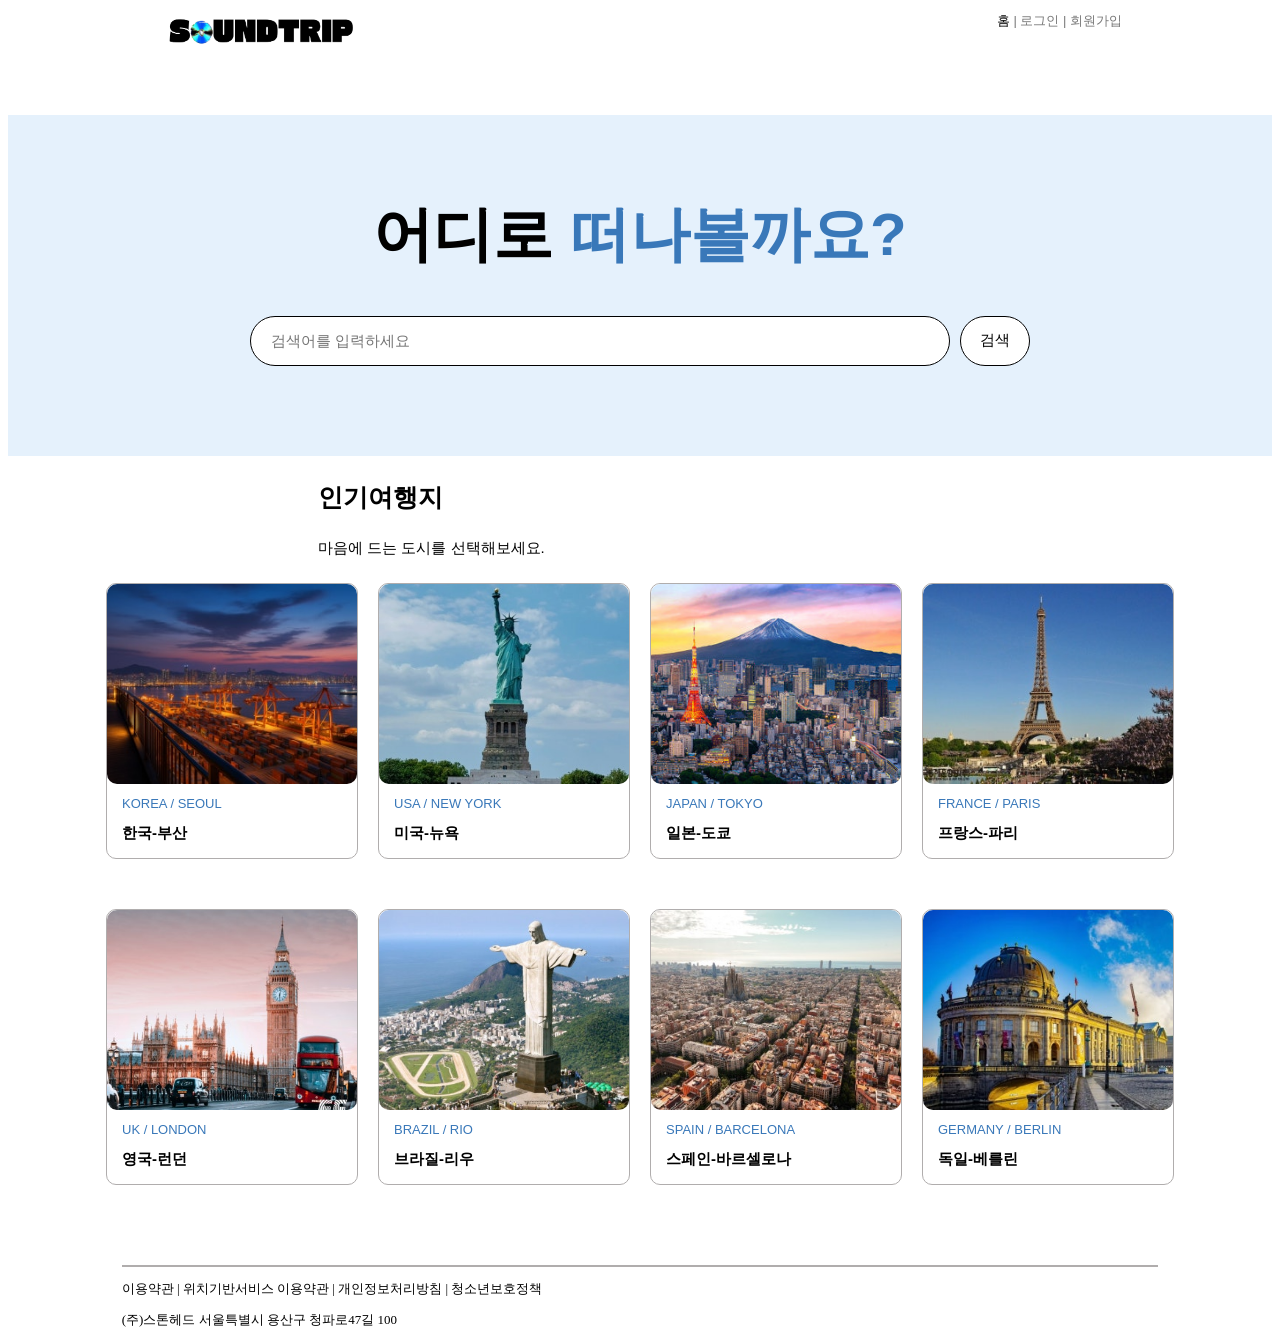
<file: index.html>
<!DOCTYPE html>
<html lang="en">
<head>
    <meta charset="UTF-8">
    <meta name="viewport" content="width=device-width, initial-scale=1.0">
    <title>11_노래트송_1.메인화면</title>
    <style>
        .background{
            
            background-color: #e1effcda;;
            background-repeat: no-repeat;
            background-size: cover;
            background-position: center;
            padding: 40px 0;
        }
        .top-container {
            width: 82%;
            max-width: 1200px;
            margin: 0 auto;
        }
        .top-bar {
            display: flex;
            align-items: center;
            justify-content: space-between;
            margin-right:150px;
            padding: 20px 0;
        
        }
        .top-logo {
            width: 200px;
            height: auto;
            margin-left:150px;
            margin-top: -50px;
        }
        .top-bar a:hover .top-logo {
            opacity: 0.7;
        }
        .account {
            font-size:13px;
            font-family: sans-serif; 
            color: #777;
            margin-top:-80px;
        }

        .account a {
            color: black;
            text-decoration: none;
            font-family: sans-serif; 
            
        }

        h1 {
            text-align: center;
            font-size: 60px;
            margin-top: 40px;
            margin-bottom: 40px;
            font-family: sans-serif; 
        }
        .point {
            color: #3978b9;
        }
       

        .main-search {
            display: flex;
            justify-content: center;
            align-items: center;
            margin-bottom: 50px;
        }

        .main-search-box {
            width: 700px;
            height: 50px;
            font-size: 15px;
            font-family: sans-serif; 

            border: 1px solid black;
            border-radius: 30px;

            padding: 0 20px;
            margin-right: 10px;
        }

        .main-search-button {
            width: 70px;
            height: 50px;
            font-size: 15px;
            color:black;
            font-family: sans-serif; 
            border: 1.3px solid black;
            border-radius: 25px;
            background-color:white;
        }
        
        .main-search-button:hover {
            position: relative;
            bottom: 3px;
            background-color: #d4e9f7;
            color: #222222;
            }

        .main-search-button:active {
            position: relative;
            top: 2px;
            background-color: #3978b9;
        }

        .middle{
            font-size:25px;
            font-family: sans-serif; 
            font-weight: bold;
            margin-left: 310px;
            
        }
        .middle2{
            font-size:15px;
            font-family: sans-serif; 
            margin-left: 310px;
            
        }
        .country{
            display: flex;
            justify-content: center;

        }
        .country-box {
            width: 250px;
            font-family: sans-serif; 
            font-size:20px;
            border-radius: 10px;
            border: 1px solid rgb(176, 173, 173);
            margin: 10px;
        }
        .country-box:hover{
            box-shadow: 0 3px 7px rgb(211, 209, 209);
        }
        .country-small {
            color: #3978b9;
            font-size: 13px;
            margin-left: 15px;
            margin-top: 7px;
        }
        .japan-link {
            color: black;
            text-decoration: none;
        }

        .country-box img {
            width: 100%;
            height: 200px;
            object-fit: cover;
            border-radius: 10px;
        }
        .country-text{
            margin-left: 15px;
            margin-top: 10px;
            font-weight: bold;
            font-family: sans-serif; 
            font-size:15px;
        }
        .second-row {
            margin-top: 30px;
        }
        
        
        footer {
           font-size: 13px;
            bottom: 0;
            margin:40px auto 0;
          
            width: 82%;
            background-color: white;
        }

        hr{
            border: 0.5px solid rgb(176, 173, 173);
        }
       
        
    

        
    </style>
</head>
<body>
    
        <header class="top-bar">
            
        <a href="11_노래트송_index.html">
            <img src="11_logo.png" class="top-logo" alt="SoundTrip 로고">
        </a>

        <div class="account">
            <a href="11_노래트송_index.html">홈</a> | 로그인 | 회원가입
        </div>

    </header>
    



    <!-- Tripadvisor처럼 가운데 제목 -->
        <div class="background">
            <h1>어디로 <span class="point">떠나볼까요?</span></h1>

            <!-- Tripadvisor처럼 제목 아래 검색창 -->
            <div class="main-search">

                <input type="search"
                    class="main-search-box"
                    placeholder="검색어를 입력하세요">

                <input type="button"
                    class="main-search-button"
                    value="검색">

            </div>
        </div>


        <section>
            <p class="middle">인기여행지</p>
            <p class="middle2">마음에 드는 도시를 선택해보세요.</p>
            </section>

        <section>
            <div class="country">
                <div class="country-box">
                    <img src="11_한국.png" alt="한국">
                    <p class="country-small">KOREA / SEOUL</p>
                    <p class="country-text">한국-부산</p>
                </div>
                <div class="country-box">
                    <img src="11_미국.png" alt="미국">
                    <p class="country-small">USA / NEW YORK</p>
                    <p class="country-text">미국-뉴욕</p>
                </div>
                <a href="11_노래트송_genre.html" class="japan-link">
                    <div class="country-box">
                        <img src="11_일본.png" alt="일본">
                        <p class="country-small">JAPAN / TOKYO</p>
                        <p class="country-text">일본-도쿄</p>
                    </div>
                </a>
                <div class="country-box">
                    <img src="11_프랑스.png" alt="프랑스">
                    <p class="country-small">FRANCE / PARIS</p>
                    <p class="country-text">프랑스-파리</p>
                </div>
            </div>

            <div class="country second-row">

            <div class="country">
                <div class="country-box">
                    <img src="11_영국 런던.jpg" alt="영국">
                    <p class="country-small">UK / LONDON</p>
                    <p class="country-text">영국-런던</p>
                </div>
                <div class="country-box">
                    <img src="11_브라질 리우.jpg" alt="브라질">
                    <p class="country-small">BRAZIL / RIO</p>
                    <p class="country-text">브라질-리우</p>
                </div>
                <div class="country-box">
                    <img src="11_스페인.jpg" alt="스페인">
                    <p class="country-small">SPAIN / BARCELONA</p>
                    <p class="country-text">스페인-바르셀로나</p>
                </div>
                <div class="country-box">
                    <img src="11_독일 베를린.jpg" alt="독일">
                    <p class="country-small">GERMANY / BERLIN</p>
                    <p class="country-text">독일-베를린</p>
                </div>
            </div>
            </div>
        </section>
        <div class="country second-row"></div>
      
    
    <footer>
        <hr>
        <p>
            이용약관 | 위치기반서비스 이용약관 | 개인정보처리방침 | 청소년보호정책
        </p>
        <p>
            (주)스톤헤드 서울특별시 용산구 청파로47길 100
        </p>
    </footer>
    

</body>
</html>
</file>
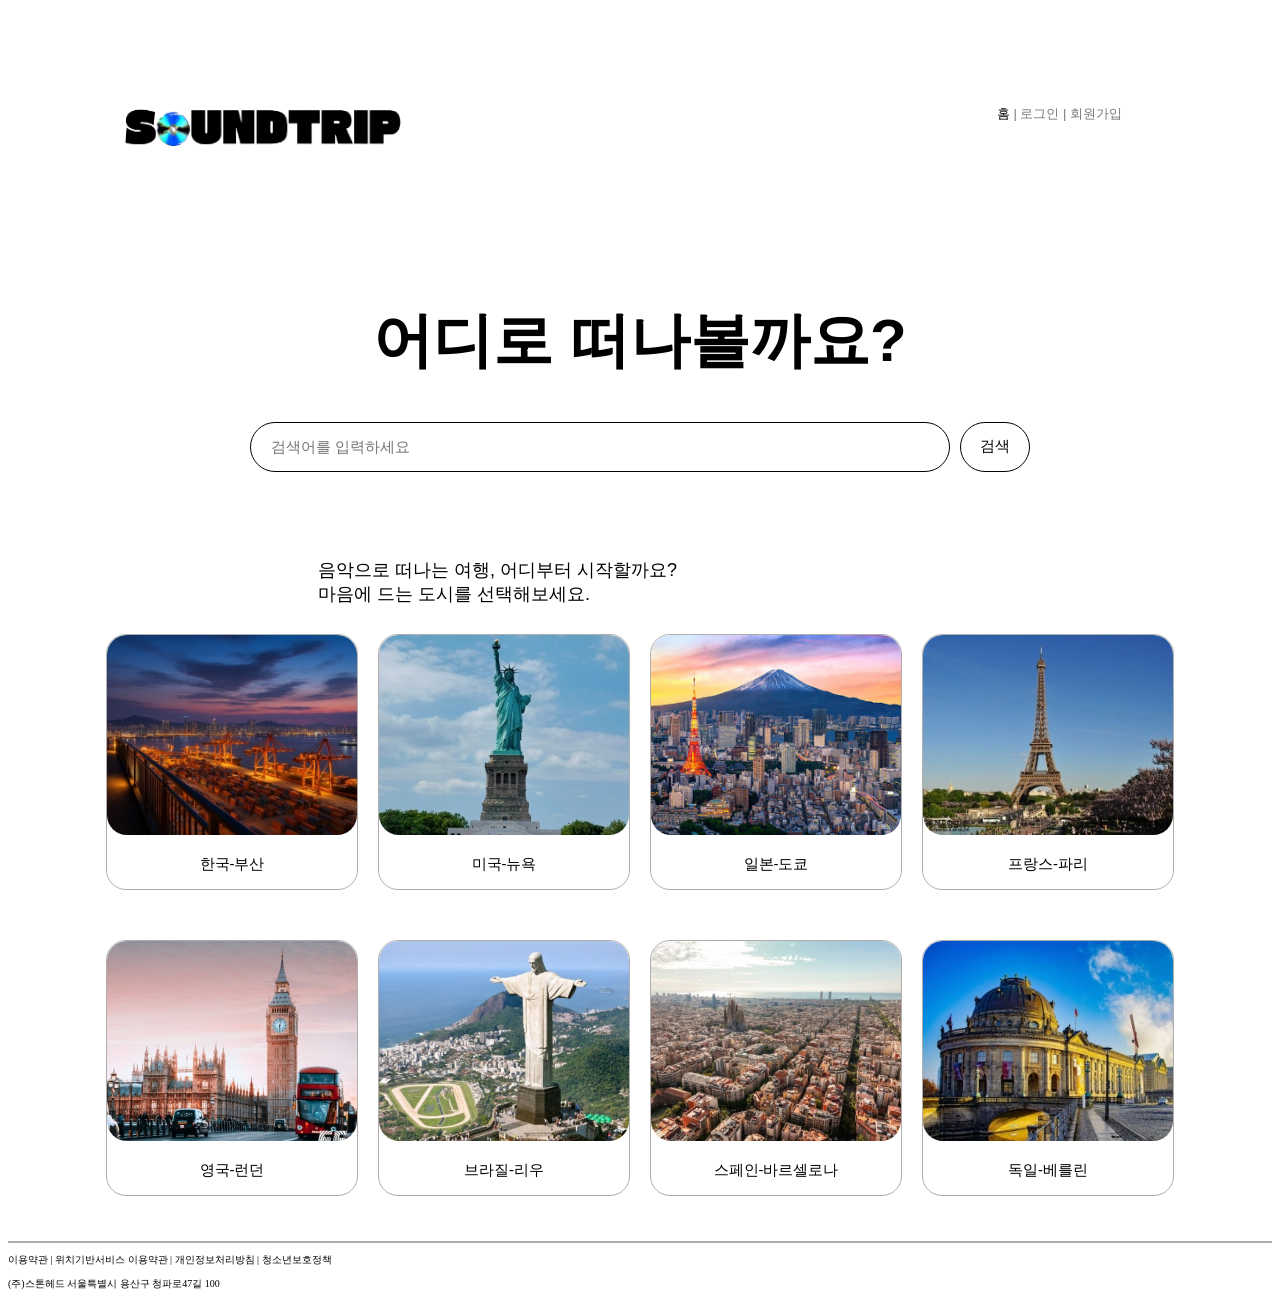
<file: 11_index.html>
<!DOCTYPE html>
<html lang="en">
<head>
    <meta charset="UTF-8">
    <meta name="viewport" content="width=device-width, initial-scale=1.0">
    <title>project_main</title>
    <style>
        .background{
            margin: 0;
            background-image: url("");
            background-repeat: no-repeat;
            background-size: cover;
            min-height: 100vh;
        }
        .top-container {
            width: 82%;
            max-width: 1200px;
            margin: 0 auto;
        }
        .top-bar {
            display: flex;
            align-items: center;
            justify-content: space-between;
            margin-right:150px;
            padding: 20px 0;
        
        }
        .top-logo {
            width: 300px;
            height: auto;
            margin-left:100px;
            margin-top: 20px;
        }
        .account {
            font-size:13px;
            font-family: sans-serif; 
            color: #777;
            margin-top:-20px;
        }

        .account a {
            color: black;
            text-decoration: none;
            font-family: sans-serif; 
            
        }

        h1 {
            text-align: center;
            font-size: 60px;
            margin-top: 60px;
            margin-bottom: 40px;
            font-family: sans-serif; 
        }

        .main-search {
            display: flex;
            justify-content: center;
            align-items: center;
            margin-bottom: 50px;
        }

        .main-search-box {
            width: 700px;
            height: 50px;
            font-size: 15px;
            font-family: sans-serif; 

            border: 1px solid black;
            border-radius: 30px;

            padding: 0 20px;
            margin-right: 10px;
        }

        .main-search-button {
            width: 70px;
            height: 50px;
            font-size: 15px;
            font-family: sans-serif; 

            border: 1px solid black;
            border-radius: 25px;
            background-color: white;
        }
        
        .main-search-button:hover {
            background-color: lightgray;
            }

        .main-search-button:active {
            position: relative;
            top: 2px;
            background-color: gray;
        }

        .middle{
            font-size:18px;
            font-family: sans-serif; 
            margin-left: 310px;
        }
        .country{
            display: flex;
            justify-content: center;

        }

        .country-box {
            width: 250px;
            font-family: sans-serif; 
            font-size:20px;
            border-radius: 20px;
            border: 1px solid rgb(176, 173, 173);
            margin: 10px;
        }
        .country-box:hover{
            box-shadow: 0 3px 7px rgb(211, 209, 209);
        }
        .japan-link {
            color: black;
            text-decoration: none;
        }

        .country-box img {
            width: 100%;
            height: 200px;
            object-fit: cover;
            border-radius: 20px;
        }
        .country-text{
            text-align: center;
            font-family: sans-serif; 
            font-size:15px;
        }
        .second-row {
            margin-top: 30px;
        }
        
        
        footer {
           font-size: 10px;
            bottom: 0;
          
            width: 100%;
            background-color: white;
        }

        hr{
            border: 0.5px solid rgb(176, 173, 173);
        }
       
        
    

        
    </style>
</head>
<body>
    <div class="background">
        <header class="top-bar">
            
        <a href="project_main.html">
            <img src="11_logo.png" class="top-logo" alt="SoundTrip 로고">
        </a>

        <div class="account">
            <a href="project_main.html">홈</a> | 로그인 | 회원가입
        </div>

    </header>


    <!-- Tripadvisor처럼 가운데 제목 -->
    <h1>어디로 떠나볼까요?</h1>


    <!-- Tripadvisor처럼 제목 아래 검색창 -->
    <div class="main-search">

        <input type="search"
               class="main-search-box"
               placeholder="검색어를 입력하세요">

        <input type="button"
               class="main-search-button"
               value="검색">

    </div>

        <section>
            <br>
            <p class="middle">음악으로 떠나는 여행, 어디부터 시작할까요?<br>
            마음에 드는 도시를 선택해보세요.</p>
            </section>

        <section>
            <div class="country">
                <div class="country-box">
                    <img src="한국.png" alt="한국">
                    <p class="country-text">한국-부산</p>
                </div>
                <div class="country-box">
                    <img src="미국.png" alt="미국">
                    <p class="country-text">미국-뉴욕</p>
                </div>
                <a href="soundtrip.html" class="japan-link">
                    <div class="country-box">
                        <img src="일본.png" alt="일본">
                        <p class="country-text">일본-도쿄</p>
                    </div>
                </a>
            
                
                <div class="country-box">
                    <img src="프랑스.png" alt="프랑스">
                    <p class="country-text">프랑스-파리</p>
                </div>
            </div>

            <div class="country second-row">

            <div class="country">
                <div class="country-box">
                    <img src="영국 런던.jpg" alt="영국">
                    <p class="country-text">영국-런던</p>
                </div>
                <div class="country-box">
                    <img src="브라질 리우.jpg" alt="브라질">
                    <p class="country-text">브라질-리우</p>
                </div>
                <div class="country-box">
                    <img src="스페인.jpg" alt="스페인">
                    <p class="country-text">스페인-바르셀로나</p>
                </div>
                <div class="country-box">
                    <img src="독일 베를린.jpg" alt="독일">
                    <p class="country-text">독일-베를린</p>
                </div>
            </div>
            </div>
        </section>
        <div class="country second-row"></div>
      
    </div>
    <footer>
        <hr>
        <p>
            이용약관 | 위치기반서비스 이용약관 | 개인정보처리방침 | 청소년보호정책
        </p>
        <p>
            (주)스톤헤드 서울특별시 용산구 청파로47길 100
        </p>
    </footer>
    

</body>
</html>
</file>
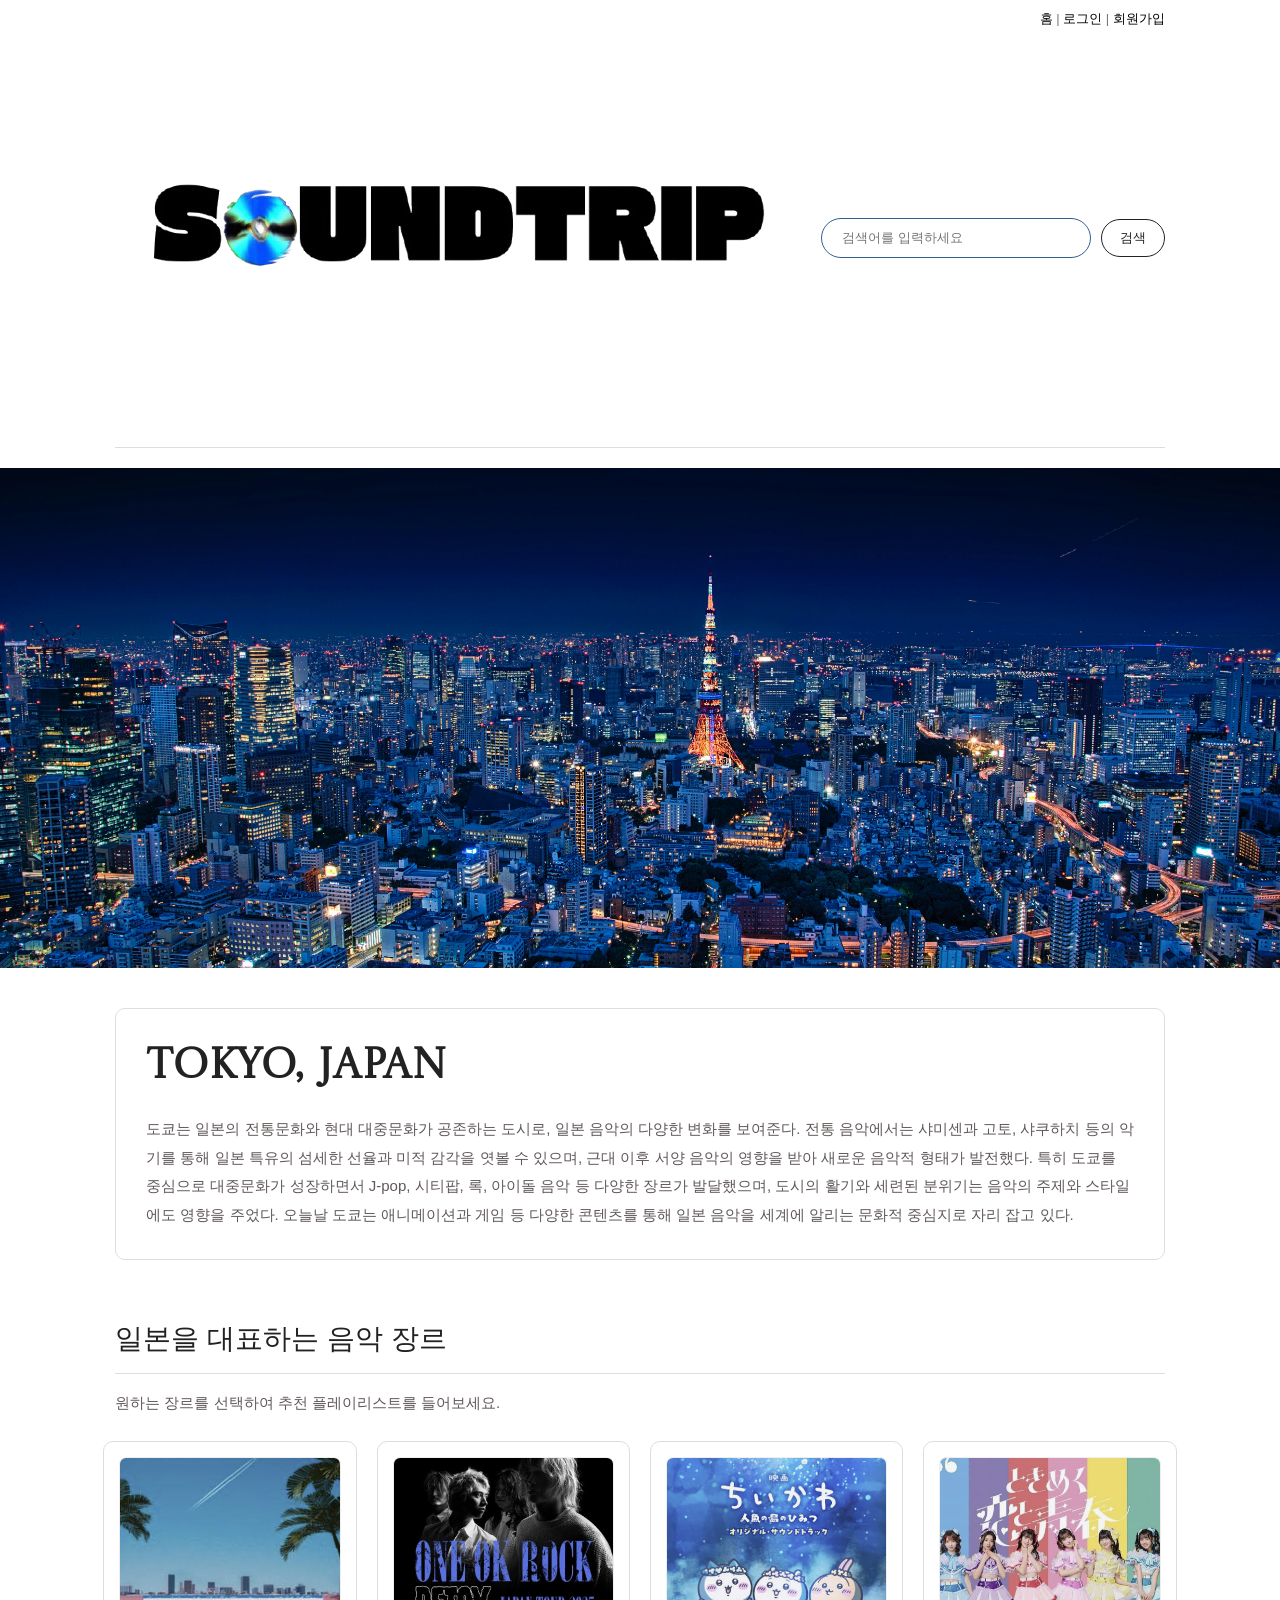
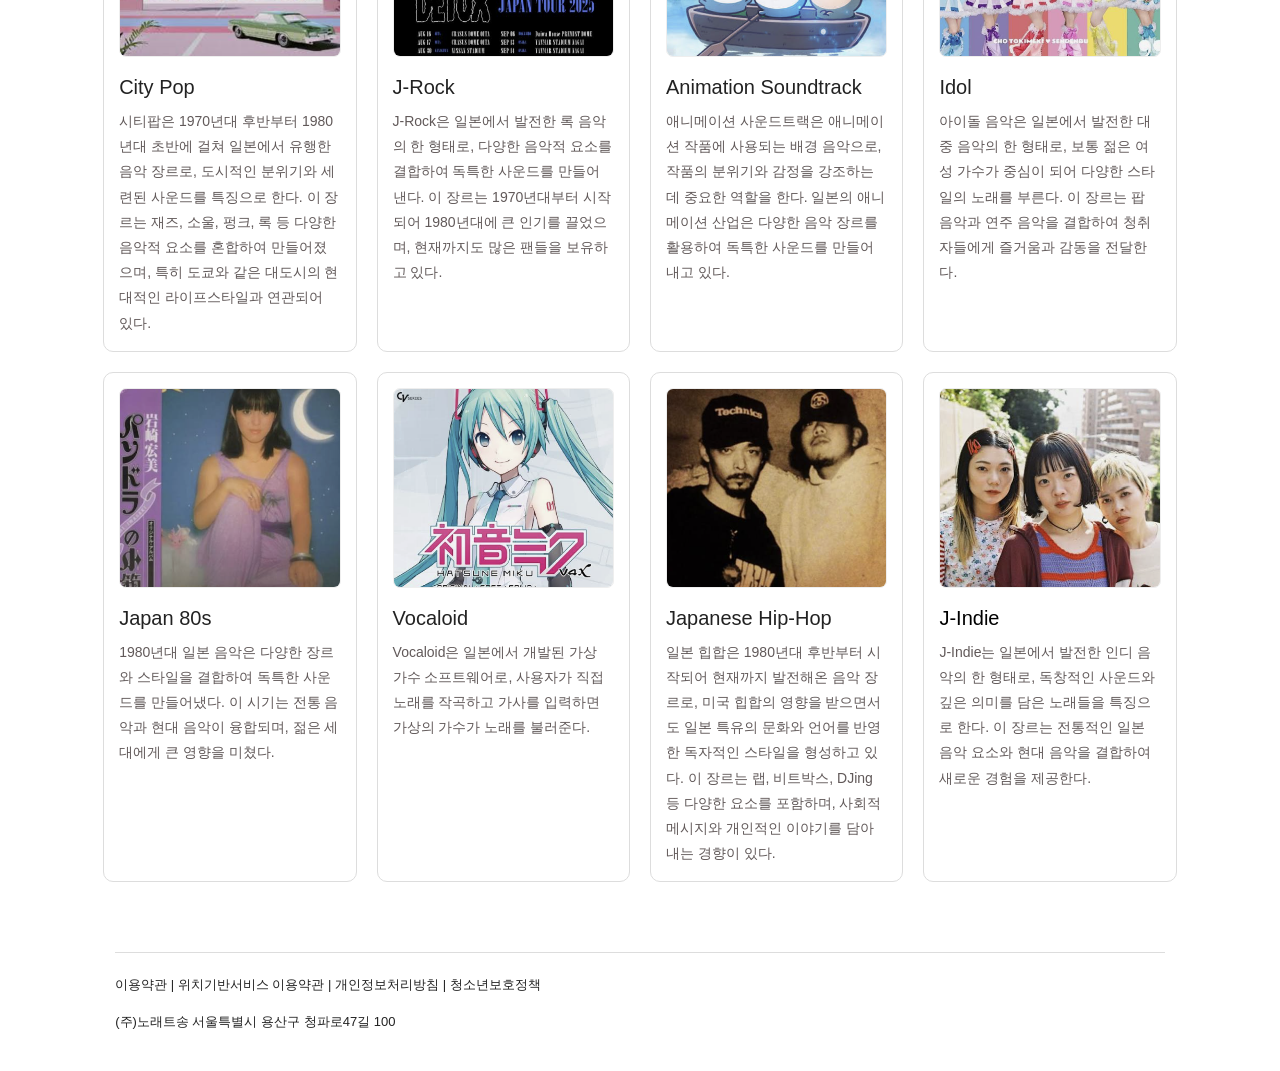
<file: 11_노래트송_genre.html>
<!DOCTYPE html>
<html lang="ko">
<head>
    <title>11_노래트송_2.음악분류화면</title>
    <meta charset="UTF-8">
    <meta name="author" content="11_김도연(2514537) 김의린(2514088) 남현서(2516120) 조연우(2514298)">

    <link href="https://fonts.googleapis.com/css2?family=Castoro+Titling&display=swap" rel="stylesheet">

    <style>
        body {
            font-family: sans-serif;
            margin: 0;
            color: #222;
            background-color: white;
        }

        a {
            color: black;
            text-decoration: none;
        }

        .container {
            width: 82%;
            max-width: 1200px;
            margin: 0 auto;
            padding-bottom: 20px;
        }

        .account {
            text-align: right;
            padding-top: 10px;
            font-size: 13px;
            color: #777;
        }

        .header {
            display: flex;
            align-items: center;
            padding: 20px 0;
            border-bottom: 1px solid #ddd;
        }

        .header > img {
            height: 70px;
            width: auto;
        }

        .header a:hover img {
            opacity: 0.7;
        }

        .search {
            display: flex;
            align-items: center;
            flex: 1;
            max-width: 560px;
            margin-left: 40px;
        }

        .search input {
            flex: 1;
            min-width: 0;
            height: 40px;
            padding: 0 20px;
            border: 1px solid #31608f;
            border-radius: 20px;
            margin-right: 10px;
            box-sizing: border-box;
        }

        .search button {
            padding: 9px 18px;
            border-radius: 20px;
            background: white;
            border: 1px solid #222222;
            cursor: pointer;
            color: #222222;
        }
        .search button:hover{
            position: relative;
            bottom: 3px;
            background-color: #d4e9f7;
            color: #222222;
        }
        .main-image {
            width: 100%;
            height: 500px;
            object-fit: cover;
            display: block;
        }
        .intro {
            width: 82%;
            max-width: 1200px;
            margin: 40px auto 60px;
            padding: 30px;
            border: 1px solid #ddd;
            border-radius: 10px;
            box-sizing: border-box;
        }

        .intro h1 {
            font-family: 'Castoro Titling', sans-serif;
            font-size: 42px;
            margin: 0 0 20px;
        }

        .intro p {
            color: #615959;
            line-height: 1.9;
            font-size: 15px;
            margin: 0;
        }
        .genre-intro {
            width: 82%;
            max-width: 1200px;
            margin: 0 auto 25px;
        }
        .genre-intro h2 {
            font-size: 28px;
            font-weight: normal;
            margin: 0 0 15px;
            padding-bottom: 15px;
            border-bottom: 1px solid #ddd;
        }
        .genre-intro p {
            color: #615959;
            font-size: 15px;
            line-height: 1.8;
            margin: 0;
        }
        .genre {
            display: flex;
            justify-content: center;
            gap: 20px;
            flex-wrap: wrap;
            width: 90%;
            margin: 0 auto 70px;
        }
        .genre section {
            width: 22%;
            padding: 15px;
            border: 1px solid #ddd;
            border-radius: 10px;
            box-sizing: border-box;
            text-align: left;
        }

        .genre section:hover {
            box-shadow: 2px 2px 8px #ddd;
        }

        .genre img {
            width: 100%;
            height: 200px;
            object-fit: cover;
            border-radius: 7px;
            border: 1px solid #eee;
            box-sizing: border-box;
        }

        .genre section h3 {
            font-size: 20px;
            font-weight: normal;
            margin: 15px 0 10px;
        }

        .genre section p {
            width: 100%;
            color: #615959;
            font-size: 14px;
            line-height: 1.8;
            margin: 0;
        }

        .genre section h3 a:hover {
            color: #3978b9;
        }

        footer {
            width: 82%;
            max-width: 1200px;
            margin: 0 auto;
            padding-bottom: 25px;
            font-size: 13px;
        }

        footer hr {
            border: 0;
            border-top: 1px solid #ddd;
            margin-bottom: 20px;
        }

        footer p {
            line-height: 1.8;
        }

    </style>
</head>

<body>

    <header>
        <div class="container">
            <div class="account">
                <a href="11_노래트송_index.html">홈</a> |
                <a href="#">로그인</a> |
                <a href="#">회원가입</a>
            </div>

            <div class="header">
              <a href="11_노래트송_index.html">
                <img src="11_logo.png" alt="SoundTrip 로고">
              </a>

                <div class="search">
                    <input type="text" placeholder="검색어를 입력하세요">
                    <button>검색</button>
                </div>
            </div>
        </div>
    </header>

    <article>
        <img src="11_tokyomain2.jpg" class="main-image" alt="도쿄의 풍경">

        <div class="intro">
            <h1>TOKYO, Japan</h1>

            <p>
                도쿄는 일본의 전통문화와 현대 대중문화가 공존하는 도시로, 일본 음악의 다양한 변화를 보여준다.
                전통 음악에서는 샤미센과 고토, 샤쿠하치 등의 악기를 통해 일본 특유의 섬세한 선율과 미적 감각을 엿볼 수 있으며,
                근대 이후 서양 음악의 영향을 받아 새로운 음악적 형태가 발전했다.
                특히 도쿄를 중심으로 대중문화가 성장하면서 J-pop, 시티팝, 록, 아이돌 음악 등 다양한 장르가 발달했으며,
                도시의 활기와 세련된 분위기는 음악의 주제와 스타일에도 영향을 주었다.
                오늘날 도쿄는 애니메이션과 게임 등 다양한 콘텐츠를 통해 일본 음악을 세계에 알리는 문화적 중심지로 자리 잡고 있다.
            </p>
        </div>

        <div class="genre-intro">
            <h2>일본을 대표하는 음악 장르</h2>
            <p>원하는 장르를 선택하여 추천 플레이리스트를 들어보세요.</p>
        </div>

        <div class="genre">

            <section>
                <img src="11_japancitypop.png" alt="City Pop">
                <h3>City Pop</h3>
                <p>
                    시티팝은 1970년대 후반부터 1980년대 초반에 걸쳐 일본에서 유행한 음악 장르로,
                    도시적인 분위기와 세련된 사운드를 특징으로 한다.
                    이 장르는 재즈, 소울, 펑크, 록 등 다양한 음악적 요소를 혼합하여 만들어졌으며,
                    특히 도쿄와 같은 대도시의 현대적인 라이프스타일과 연관되어 있다.
                </p>
            </section>

            <section>
                <img src="11_japanrock.png" alt="J-Rock">
                <h3>J-Rock</h3>
                <p>
                    J-Rock은 일본에서 발전한 록 음악의 한 형태로,
                    다양한 음악적 요소를 결합하여 독특한 사운드를 만들어낸다.
                    이 장르는 1970년대부터 시작되어 1980년대에 큰 인기를 끌었으며,
                    현재까지도 많은 팬들을 보유하고 있다.
                </p>
            </section>

            <section>
                <img src="11_anime.png" alt="Animation Soundtrack">
                <h3>Animation Soundtrack</h3>
                <p>
                    애니메이션 사운드트랙은 애니메이션 작품에 사용되는 배경 음악으로,
                    작품의 분위기와 감정을 강조하는 데 중요한 역할을 한다.
                    일본의 애니메이션 산업은 다양한 음악 장르를 활용하여 독특한 사운드를 만들어내고 있다.
                </p>
            </section>

            <section>
                <img src="11_japanidol.png" alt="Idol">
                <h3>Idol</h3>
                <p>
                    아이돌 음악은 일본에서 발전한 대중 음악의 한 형태로,
                    보통 젊은 여성 가수가 중심이 되어 다양한 스타일의 노래를 부른다.
                    이 장르는 팝 음악과 연주 음악을 결합하여 청취자들에게 즐거움과 감동을 전달한다.
                </p>
            </section>

            <section>
                <img src="11_japan80s.png" alt="Japan 80s">
                <h3>Japan 80s</h3>
                <p>
                    1980년대 일본 음악은 다양한 장르와 스타일을 결합하여 독특한 사운드를 만들어냈다.
                    이 시기는 전통 음악과 현대 음악이 융합되며,
                    젊은 세대에게 큰 영향을 미쳤다.
                </p>
            </section>

            <section>
                <img src="11_vocaloid.png" alt="Vocaloid">
                <h3>Vocaloid</h3>
                <p>
                    Vocaloid은 일본에서 개발된 가상 가수 소프트웨어로,
                    사용자가 직접 노래를 작곡하고 가사를 입력하면 가상의 가수가 노래를 불러준다.
                </p>
            </section>

            <section>
                <img src="11_japanesehiphop.png" alt="Japanese Hip-Hop">
                <h3>Japanese Hip-Hop</h3>
                <p>
                    일본 힙합은 1980년대 후반부터 시작되어 현재까지 발전해온 음악 장르로,
                    미국 힙합의 영향을 받으면서도 일본 특유의 문화와 언어를 반영한 독자적인 스타일을 형성하고 있다.
                    이 장르는 랩, 비트박스, DJing 등 다양한 요소를 포함하며,
                    사회적 메시지와 개인적인 이야기를 담아내는 경향이 있다.
                </p>
            </section>

            <section>
                <img src="11_jindie.png" alt="J-Indie">
                <h3><a href="11_노래트송_playlist.html">J-Indie</a></h3>
                <p>
                    J-Indie는 일본에서 발전한 인디 음악의 한 형태로,
                    독창적인 사운드와 깊은 의미를 담은 노래들을 특징으로 한다.
                    이 장르는 전통적인 일본 음악 요소와 현대 음악을 결합하여 새로운 경험을 제공한다.
                </p>
            </section>

        </div>
    </article>

    <footer>
        <hr>
        <p>이용약관 | 위치기반서비스 이용약관 | 개인정보처리방침 | 청소년보호정책</p>
        <p>(주)노래트송 서울특별시 용산구 청파로47길 100</p>
    </footer>

</body>
</html>
</file>
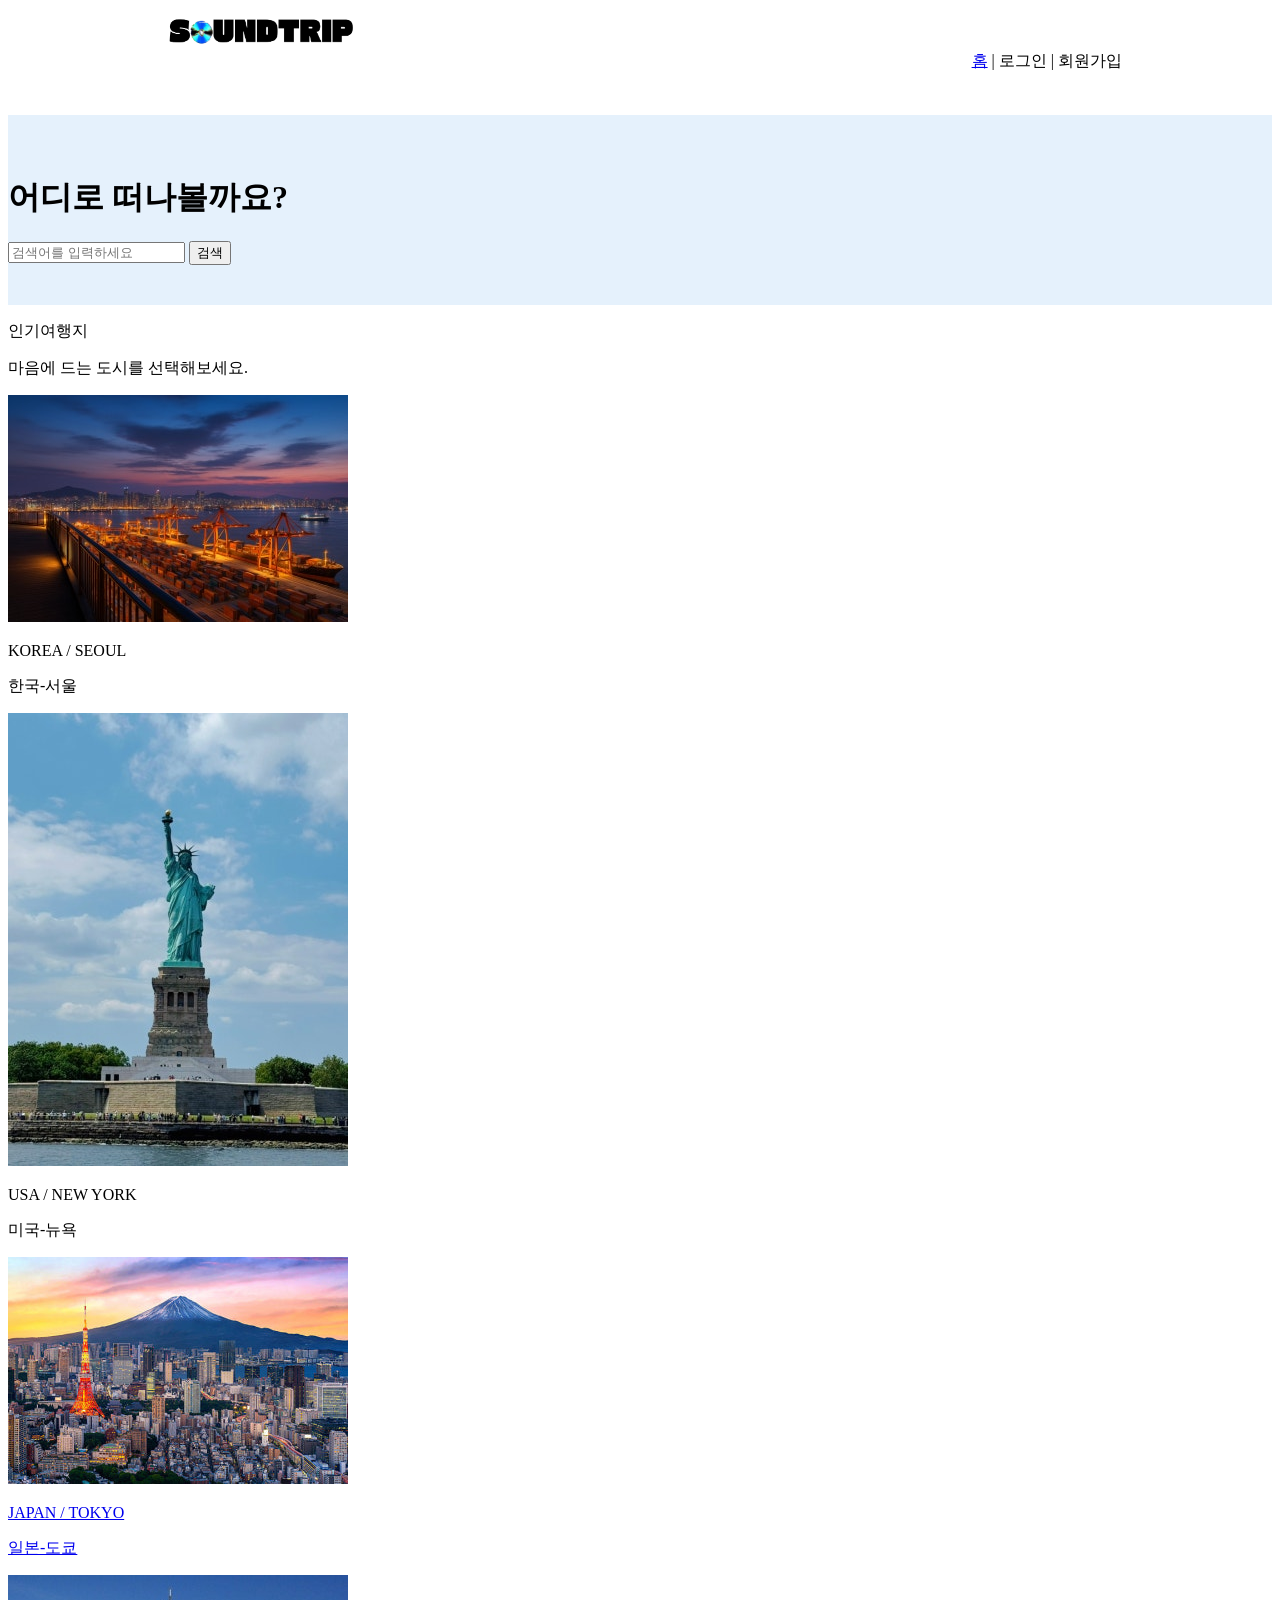
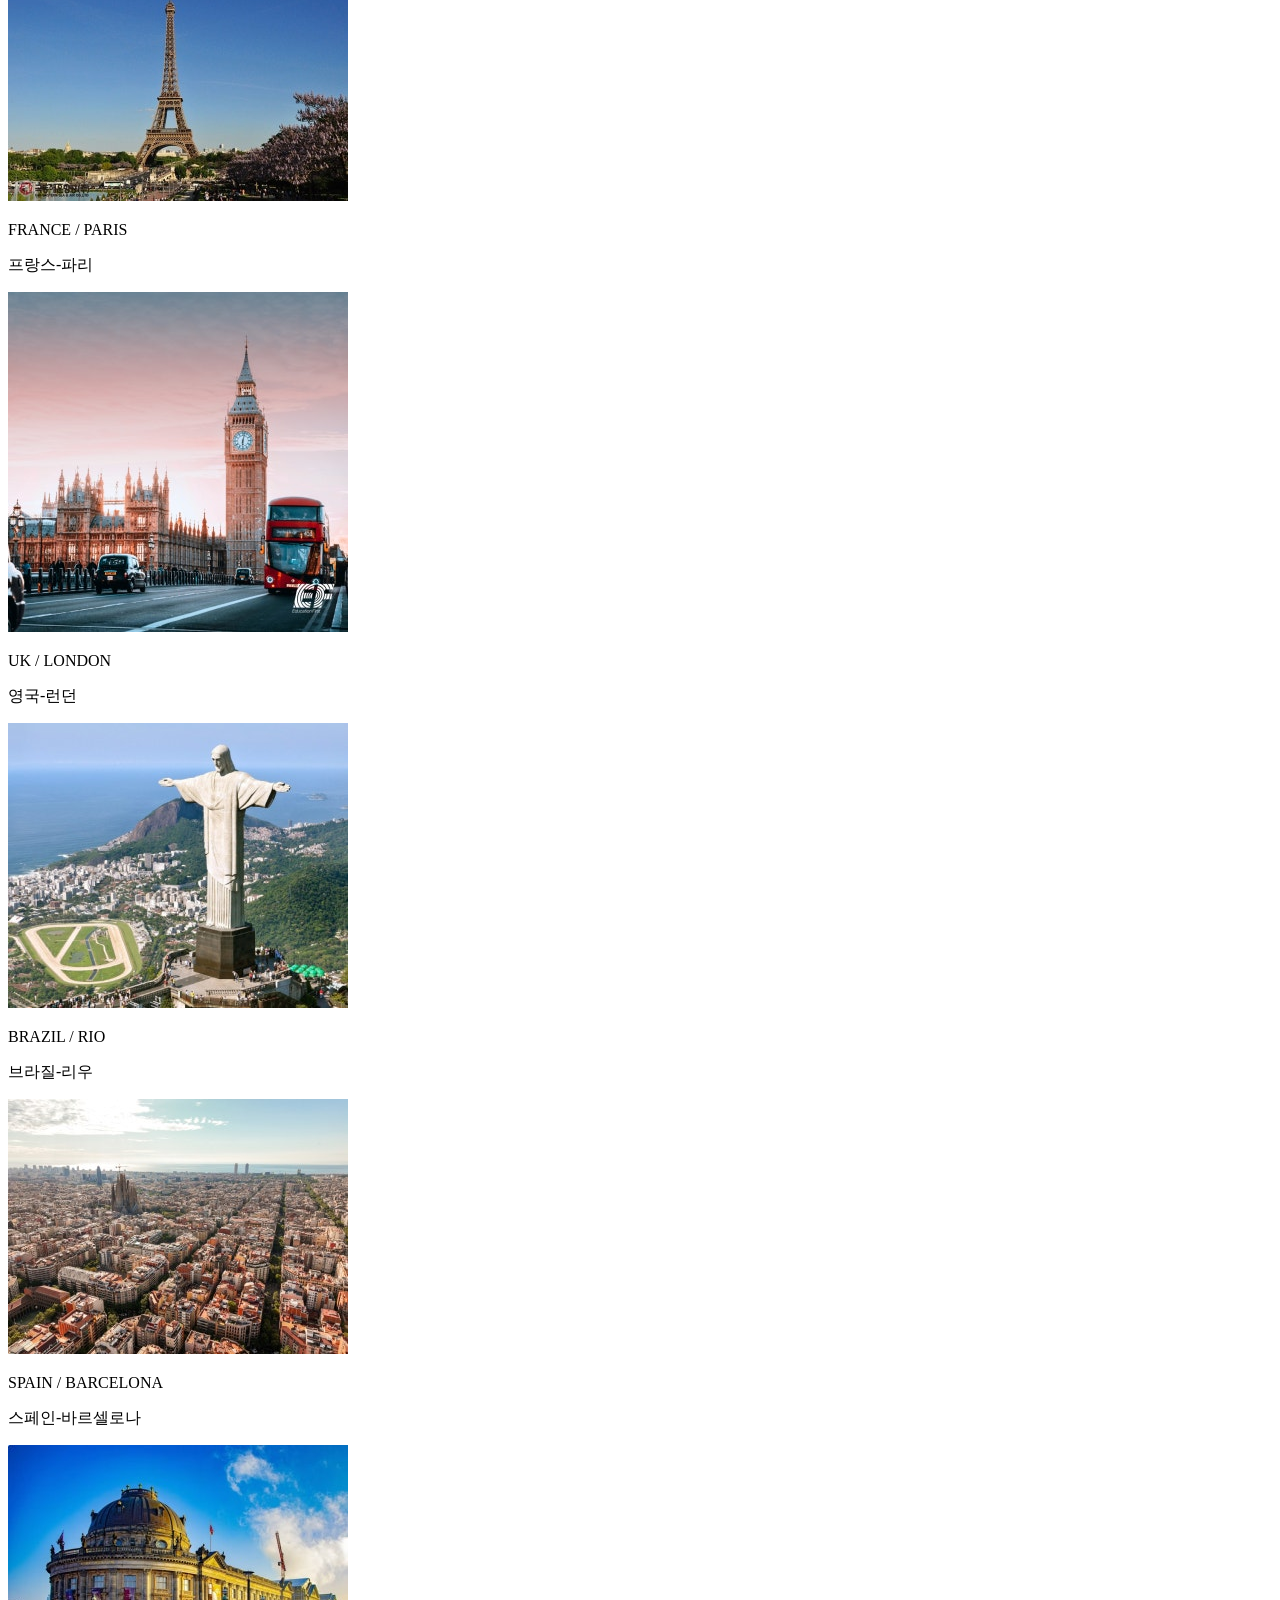
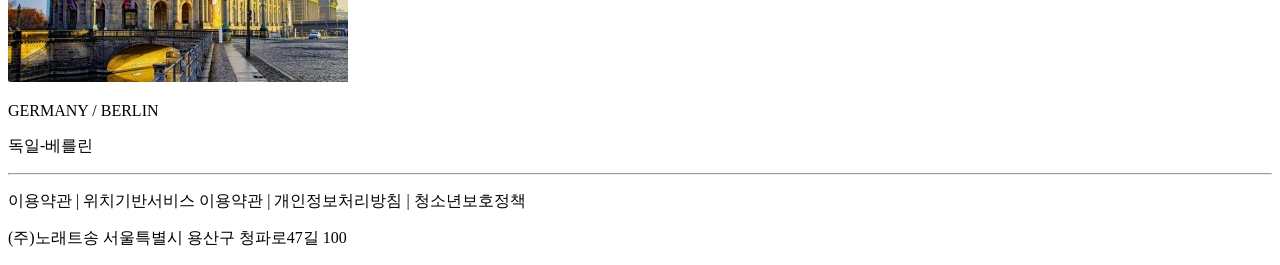
<file: 11_노래트송_index.html>
<!DOCTYPE html>
<html lang="en">
<head>
    <meta charset="UTF-8">
    <meta name="viewport" content="width=device-width, initial-scale=1.0">
    <meta name="author" content="11_노래트송_김도연(2514537) 김의린(2514088) 남현서(2516120) 조연우(2514298)">
    <title>11_노래트송_1.메인화면</title>
    <style>
        .background{
            background-color: #e1effcda;
            padding: 40px 0;
        }
        .top-container {
            width: 82%;
            max-width: 1200px;
            margin: 0 auto;
        }
        .top-bar {
            display: flex;
            align-items: center;
            justify-content: space-between;
            margin-right:150px;
            padding: 20px 0;
        }
        .top-logo {
            width: 200px;
            height: auto;
            margin-left:150px;
            margin-top: -50px;
        }
        .top-bar a:hover .top-logo {
            opacity: 0.7;
        )
        .account {
            font-size:13px;
            font-family: sans-serif; 
            margin-top:-80px;
        }
        .account a {
            color: black;
            text-decoration: none;
            font-family: sans-serif; 
        }
        h1 {
            text-align: center;
            font-size: 60px;
            margin-top: 40px;
            margin-bottom: 40px;
            font-family: sans-serif; 
        }
        .point {
            color: #3978b9;
        }

        .main-search {
            display: flex;
            justify-content: center;
            align-items: center;
            margin-bottom: 50px;
        }

        .main-search-box {
            width: 700px;
            height: 50px;
            font-size: 15px;
            font-family: sans-serif; 

            border: 1px solid black;
            border-radius: 30px;

            padding: 0 20px;
            margin-right: 10px;
        }

        .main-search-button {
            width: 70px;
            height: 50px;
            font-size: 15px;
            color:black;
            font-family: sans-serif; 
            border: 1.3px solid black;
            border-radius: 25px;
            background-color:white;
        }
        
        .main-search-button:hover {
            position: relative;
            bottom: 3px;
            background-color: #d4e9f7;
            color: #222222;
            }

        .main-search-button:active {
            position: relative;
            top: 2px;
            background-color: #3978b9;
        }

        .middle{
            font-size:25px;
            font-family: sans-serif; 
            font-weight: bold;
            margin-left: 310px;
            
        }
        .middle2{
            font-size:15px;
            font-family: sans-serif; 
            margin-left: 310px;
            
        }
        .country{
            display: flex;
            justify-content: center;

        }
        .country-box {
            width: 250px;
            font-family: sans-serif; 
            font-size:20px;
            border-radius: 10px;
            border: 1px solid rgb(176, 173, 173);
            margin: 10px;
        }
        .country-box:hover{
            box-shadow: 0 3px 7px rgb(211, 209, 209);
        }
        .country-small {
            color: #3978b9;
            font-size: 13px;
            margin-left: 15px;
            margin-top: 7px;
        }
        .japan-link {
            color: black;
            text-decoration: none;
        }

        .country-box img {
            width: 100%;
            height: 200px;
            object-fit: cover;
            border-radius: 10px;
        }
        .country-text{
            margin-left: 15px;
            margin-top: 10px;
            font-weight: bold;
            font-family: sans-serif; 
            font-size:15px;
        }
        .second-row {
            margin-top: 30px;
        }
        
        
        footer {
           font-size: 13px;
            bottom: 0;
            margin:40px auto 0;
          
            width: 82%;
            background-color: white;
        }

        hr{
            border: 0.5px solid rgb(176, 173, 173);
        }
    </style>
    
</head>
<body>
        <header class="top-bar">
            
        <a href="11_노래트송_index.html">
            <img src="11_logo.png" class="top-logo" alt="SoundTrip 로고">
        </a>

        <div class="account">
            <a href="11_노래트송_index.html">홈</a> | 로그인 | 회원가입
        </div>

    </header>
        <div class="background">
            <h1>어디로 <span class="point">떠나볼까요?</span></h1>
            <div class="main-search">

                <input type="search"
                    class="main-search-box"
                    placeholder="검색어를 입력하세요">

                <input type="button"
                    class="main-search-button"
                    value="검색">

            </div>
        </div>
        <section>
            <p class="middle">인기여행지</p>
            <p class="middle2">마음에 드는 도시를 선택해보세요.</p>
            </section>

        <section>
            <div class="country">
                <div class="country-box">
                    <img src="11_한국.png" alt="한국">
                    <p class="country-small">KOREA / SEOUL</p>
                    <p class="country-text">한국-서울</p>
                </div>
                <div class="country-box">
                    <img src="11_미국.png" alt="미국">
                    <p class="country-small">USA / NEW YORK</p>
                    <p class="country-text">미국-뉴욕</p>
                </div>
                <a href="11_노래트송_genre.html" class="japan-link">
                    <div class="country-box">
                        <img src="11_일본.png" alt="일본">
                        <p class="country-small">JAPAN / TOKYO</p>
                        <p class="country-text">일본-도쿄</p>
                    </div>
                </a>
                <div class="country-box">
                    <img src="11_프랑스.png" alt="프랑스">
                    <p class="country-small">FRANCE / PARIS</p>
                    <p class="country-text">프랑스-파리</p>
                </div>
            </div>

            <div class="country second-row">

            <div class="country">
                <div class="country-box">
                    <img src="11_영국 런던.jpg" alt="영국">
                    <p class="country-small">UK / LONDON</p>
                    <p class="country-text">영국-런던</p>
                </div>
                <div class="country-box">
                    <img src="11_브라질 리우.jpg" alt="브라질">
                    <p class="country-small">BRAZIL / RIO</p>
                    <p class="country-text">브라질-리우</p>
                </div>
                <div class="country-box">
                    <img src="11_스페인.jpg" alt="스페인">
                    <p class="country-small">SPAIN / BARCELONA</p>
                    <p class="country-text">스페인-바르셀로나</p>
                </div>
                <div class="country-box">
                    <img src="11_독일 베를린.jpg" alt="독일">
                    <p class="country-small">GERMANY / BERLIN</p>
                    <p class="country-text">독일-베를린</p>
                </div>
            </div>
            </div>
        </section>
        <div class="country second-row"></div>
      
    
    <footer>
        <hr>
        <p>
            이용약관 | 위치기반서비스 이용약관 | 개인정보처리방침 | 청소년보호정책
        </p>
        <p>
            (주)노래트송 서울특별시 용산구 청파로47길 100
        </p>
    </footer>
    

</body>
</html>
</file>
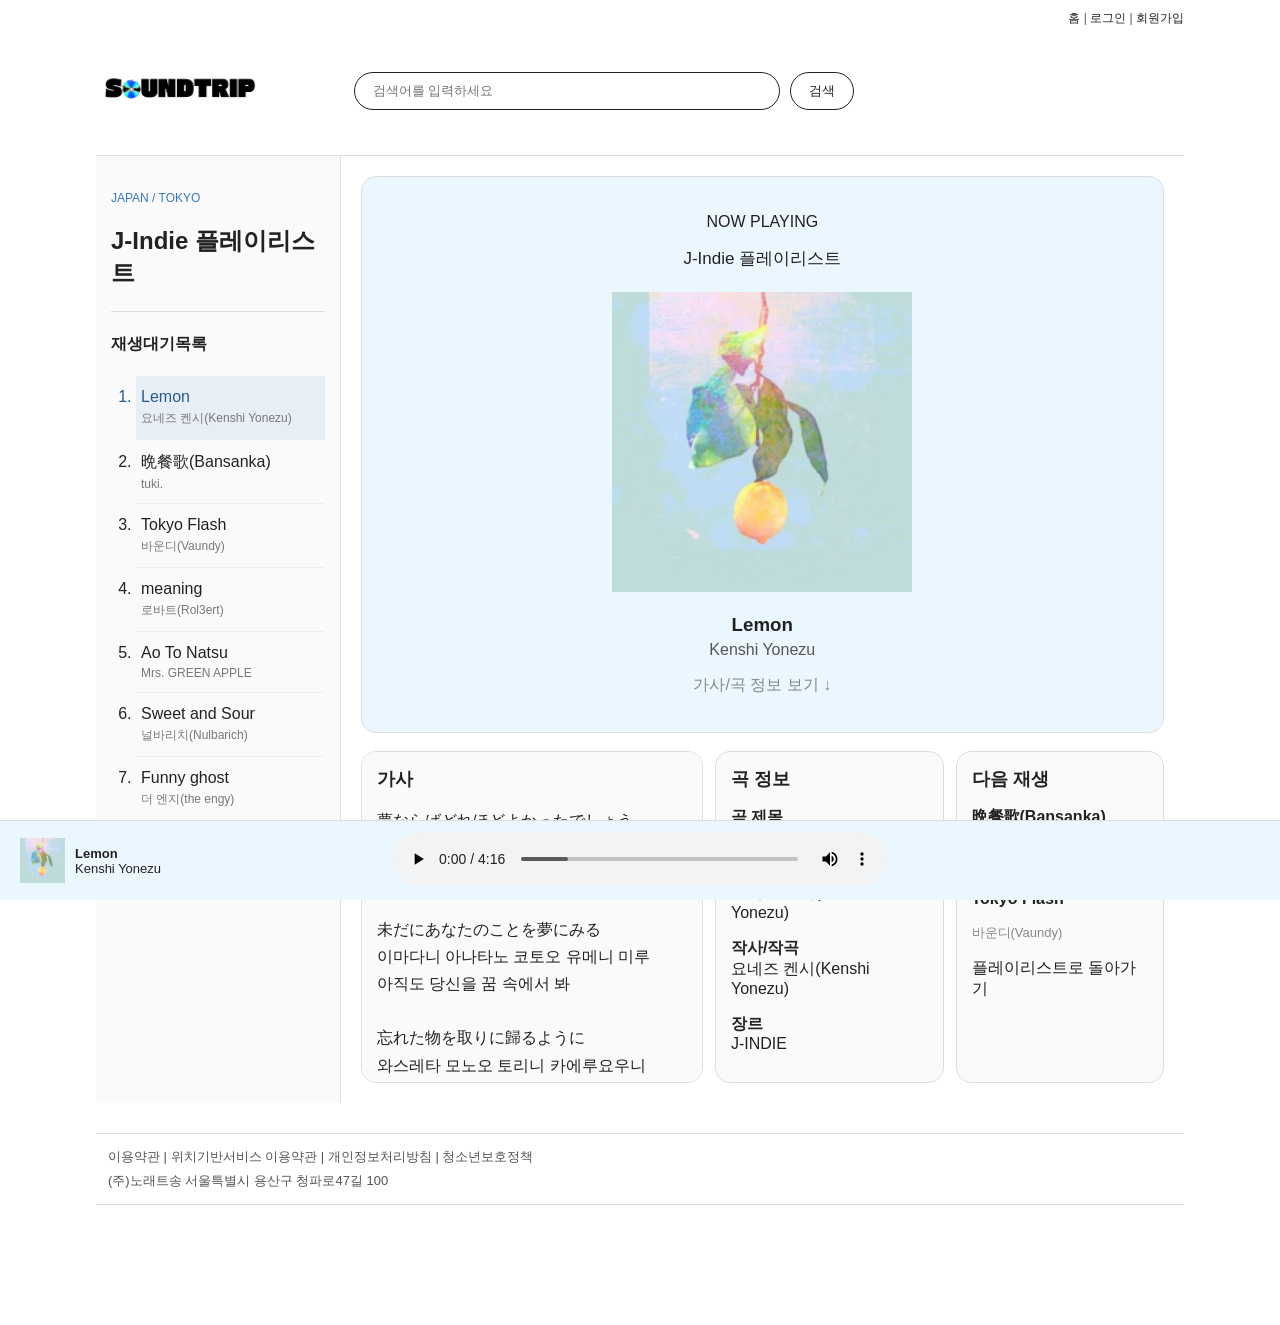
<file: 11_노래트송_playing-1.html>
<!DOCTYPE html>
<html lang="ko">
<head>
    <meta charset="UTF-8">
    <title>11_노래트송_4.음악재생화면</title>
    <meta name="author" content="11_노래트송_김도연(2514537) 김의린(2514088) 남현서(2516120) 조연우(2514298)">
    <link rel="stylesheet" href="11_노래트송_playing.css">
</head>

<body>
    <div class="menu">
        <a href="11_노래트송_index.html">홈</a> |
        <a href="#">로그인</a> |
        <a href="#">회원가입</a>
    </div>

    <header class="top">
        <h2 class="logo">
            <a href="11_노래트송_index.html">
                <img src="11_logo.png" width="180" alt="SoundTrip 로고">
            </a>
        </h2>

        <form class="search" action="#" method="get">
            <input type="search" id="search" name="search"
                placeholder="검색어를 입력하세요">
            <button type="submit">검색</button>
        </form>
    </header>

    <div class="layout">
        <aside class="sidebar" id="playlist">
            <p class="country">JAPAN / TOKYO</p>
            <h2>J-Indie 플레이리스트</h2>
            <hr>
            <h4>재생대기목록</h4>
            <ol class="songlist">
                <li class="select"><a href="#player">Lemon <span>요네즈 켄시(Kenshi Yonezu)</span></a></li>
                <li><a href="11_노래트송_playing-2.html">晩餐歌(Bansanka) <span>tuki.</span></a></li>
                <li><a href="#">Tokyo Flash <span>바운디(Vaundy)</span></a></li>
                <li><a href="#">meaning <span>로바트(Rol3ert)</span></a></li>
                <li><a href="#">Ao To Natsu <span>Mrs. GREEN APPLE</span></a></li>
                <li><a href="#">Sweet and Sour <span>널바리치(Nulbarich)</span></a></li>
                <li><a href="#">Funny ghost <span>더 엔지(the engy)</span></a></li>
            </ol>
        </aside>

        <article class="main" id="player">
            <section class="nowplaying" style="background-color: #EAF7FF;">
                <p>NOW PLAYING</p>
                <h2>J-Indie 플레이리스트</h2>

                <figure class="albumcover">
                    <img src="11_lemon.jpg" alt="Lemon 앨범 커버">
                </figure>

                <h1 class="songtitle">Lemon</h1>
                <p class="artist">Kenshi Yonezu</p>
                <p><a href="#lyrics">가사/곡 정보 보기 ↓</a></p>
            </section>

            <div class="detail" id="lyrics">
                <section class="detailbox lyricsbox">                    
                    <h2>가사</h2>
                    <p class="lyric">夢ならばどれほどよかったでしょう
유메나라바 도레호도 요캇타데쇼오
꿈이라면 얼마나 좋았을까

未だにあなたのことを夢にみる
이마다니 아나타노 코토오 유메니 미루
아직도 당신을 꿈 속에서 봐

忘れた物を取りに歸るように
와스레타 모노오 토리니 카에루요우니
잊은 것을 가지러 돌아가는 것처럼

古びた思い出の埃を拂う
후루비타 오모이데노 호코리오 하라우
오래된 추억의 먼지를 털어내

戾らない幸せがあることを
모도라나이 시아와세가 아루 코토오
되돌아갈 수 없는 행복이 있다는 것을

最後にあなたが敎えてくれた
사이고니 아나타가 오시에테쿠레타
마지막으로 당신이 가르쳐줬어

言えずに隱してた昏い過去も
이에즈니 카쿠시테타 쿠라이 카코모
말하지 못한 채 숨기고 있던 어두운 과거도

あなたがいなきゃ永遠に昏いまま
아나타가 이나캬 에이엔니 쿠라이마마
당신이 아니었다면 영원히 어두운 채로

きっともうこれ以上　傷つくことなど
킷토 모오 코레이죠오 키즈츠쿠 코토나도
분명, 더 이상 상처입는 일 따윈

ありはしないとわかっている
아리와 시나이토 와캇테이루
있을 수 없다는 걸 알아

あの日の悲しみさえ
아노 히노 카나시미사에
그날의 슬픔조차

あの日の苦しみさえ
아노 히노 쿠루시미사에
그날의 괴로움조차

そのすべてを愛してた あなたとともに
소노 스베테오 아이시테타 아나타토 토모니
그 모든 것을 사랑했던 당신과 함께

胸に殘り離れない
무네니 노코리 하나레나이
가슴에 남아 떠나지 않는

苦いレモンのにおい
니가이 레몬노 니오이
씁쓸한 레몬의 향기

雨が降り止むまでは歸れない
아메가 후리야무마데와 카에레나이
비가 그칠 때까지는 돌아갈 수 없어

今でもあなたはわたしの光
이마데모 아나타와 와타시노 히카리
지금도 당신은 나의 빛

暗闇であなたの背をなぞった
쿠라야미데 아나타노 세오 나좃타
어둠 속에서 당신의 모습을 덧그렸어

その輪郭を鮮明に覺えている
소노 린카쿠오 센메이니 오보에테이루
그 윤곽을 선명하게 기억하고 있어

受け止めきれないものと出会うたび
우케토메키레나이 모노토 데아우 타비
받아들일 수 없는 것과 마주칠 때마다

溢れてやまないのは淚だけ
아후레테 야마나이노와 나미다다케
멈추지 않고 흘러 넘치는 것은 눈물 뿐

何をしていたの　何を見ていたの
나니오시테이타노 나니오미테이타노
무엇을 하고 있을까, 무엇을 보고 있을까

わたしの知らない橫顔で
와타시노 시라나이 요코가오데
내가 모르는 얼굴을 하고서

どこかであなたが今
도코카데 아나타가 이마
어디선가 당신이 지금

わたしと同じ様な
와타시토 오나지요오나
나처럼

淚にくれ　淋しさの中にいるなら
나미다니쿠레 사비시사노 나카니 이루나라
눈물이 주는 쓸쓸함 속에 있다면

わたしのことなどどうか　忘れてください
와타시노 코토나도 도오카 와스레테쿠다사이
나같은 것 따윈 부디 잊어주기를

そんなことを心から願うほどに
손나 코토오 코코로카라 네가우 호도니
그런 것을 진심으로 바랄 정도로

今でもあなたはわたしの光
이마데모 아나타와 와타시노 히카리
지금도 당신은 나의 빛이야

自分が思うより
지분가 오모우요리
나 자신이 생각한 것보다도

戀をしていたあなたに
코이오 시테이타 아나타니
사랑했던 당신에게

あれから思うように
아레카라 오모우요우니
그날부터 생각대로

息ができない
이키가 데키나이
숨을 쉬지 못 하겠어

あんなに側にいたのに
안나니 소바니 이타노니
그렇게나 곁에 있었는데도

まるで噓みたい
마루데 우소 미타이
마치 거짓말같아

とても忘れられない
토테모 와스레라레나이
어떻게 해도 잊을 수 없어

それだけが確か
소레다케가 타시카
그것만이 확실해

あの日の悲しみさえ
아노히노 카나시미사에
그날의 슬픔조차

あの日の苦しみさえ
아노히노 쿠루시미사에
그날의 괴로움조차도

そのすべてを愛してた　あなたとともに
소노 스베테오 아이시테타 아나타토 토모니
그 전부를 사랑했었던 당신과 함께

胸に殘り離れない
무네니 노코리하나레나이
가슴에 남아 떠나지 않는

苦いレモンのにおい
니가이 레몬노 니오이
씁쓸한 레몬의 향기

雨が降り止むまでは歸れない
아메가 후리야무마데와 카에레나이
비가 그칠 때까지는 돌아갈 수 없어

切り分けた果實の片方の樣に
키리와케타 카지츠노 카타호오노 요오니
잘라서 나눈 과일의 한쪽 같이

今でもあなたはわたしの光
이마데모 아나타와 와타시노 히카리
지금도 당신은 나의 빛인걸</p>
                </section>

                <section class="detailbox">
                    <h2>곡 정보</h2>
                    <p><strong>곡 제목</strong><br>Lemon</p>
                    <p><strong>아티스트</strong><br>요네즈 켄시(Kenshi Yonezu)</p>
                    <p><strong>작사/작곡</strong><br>요네즈 켄시(Kenshi Yonezu)</p>
                    <p><strong>장르</strong><br>J-INDIE</p>
                </section>

                <section class="detailbox">
                    <h2>다음 재생</h2>
                    <p><a href="11_노래트송_playing-2.html"><strong>晩餐歌(Bansanka)</strong></a></p>
                    <p class="artistsmall">tuki.</p>
                    <hr>
                    <p><a href="#"><strong>Tokyo Flash</strong></a></p>
                    <p class="artistsmall">바운디(Vaundy)</p>
                    <p><a href="11_노래트송_playlist.html">플레이리스트로 돌아가기</a></p>
                </section>
            </div>
        </article>
    </div>

    <footer class="info">
        <p>이용약관 | 위치기반서비스 이용약관 | 개인정보처리방침 | 청소년보호정책</p>
        <p>(주)노래트송 서울특별시 용산구 청파로47길 100</p>
    </footer>

    <footer class="playbar" style= "background-color: #EAF7FF;" >

        <div class="smallleft">
            <div class="smallcover">
                <img src="11_lemon.jpg" alt="Lemon 앨범 커버">
            </div>
            <p><strong>Lemon</strong><br>Kenshi Yonezu</p>
        </div>

        <div class="playbar2">
            <audio controls preload="metadata">
                <source src="11_lemon.mp3" type="audio/mp3">
                브라우저에서 mp3를 지원하지 않습니다.
            </audio>
        </div>
    </footer>
</body>
</html>
</file>
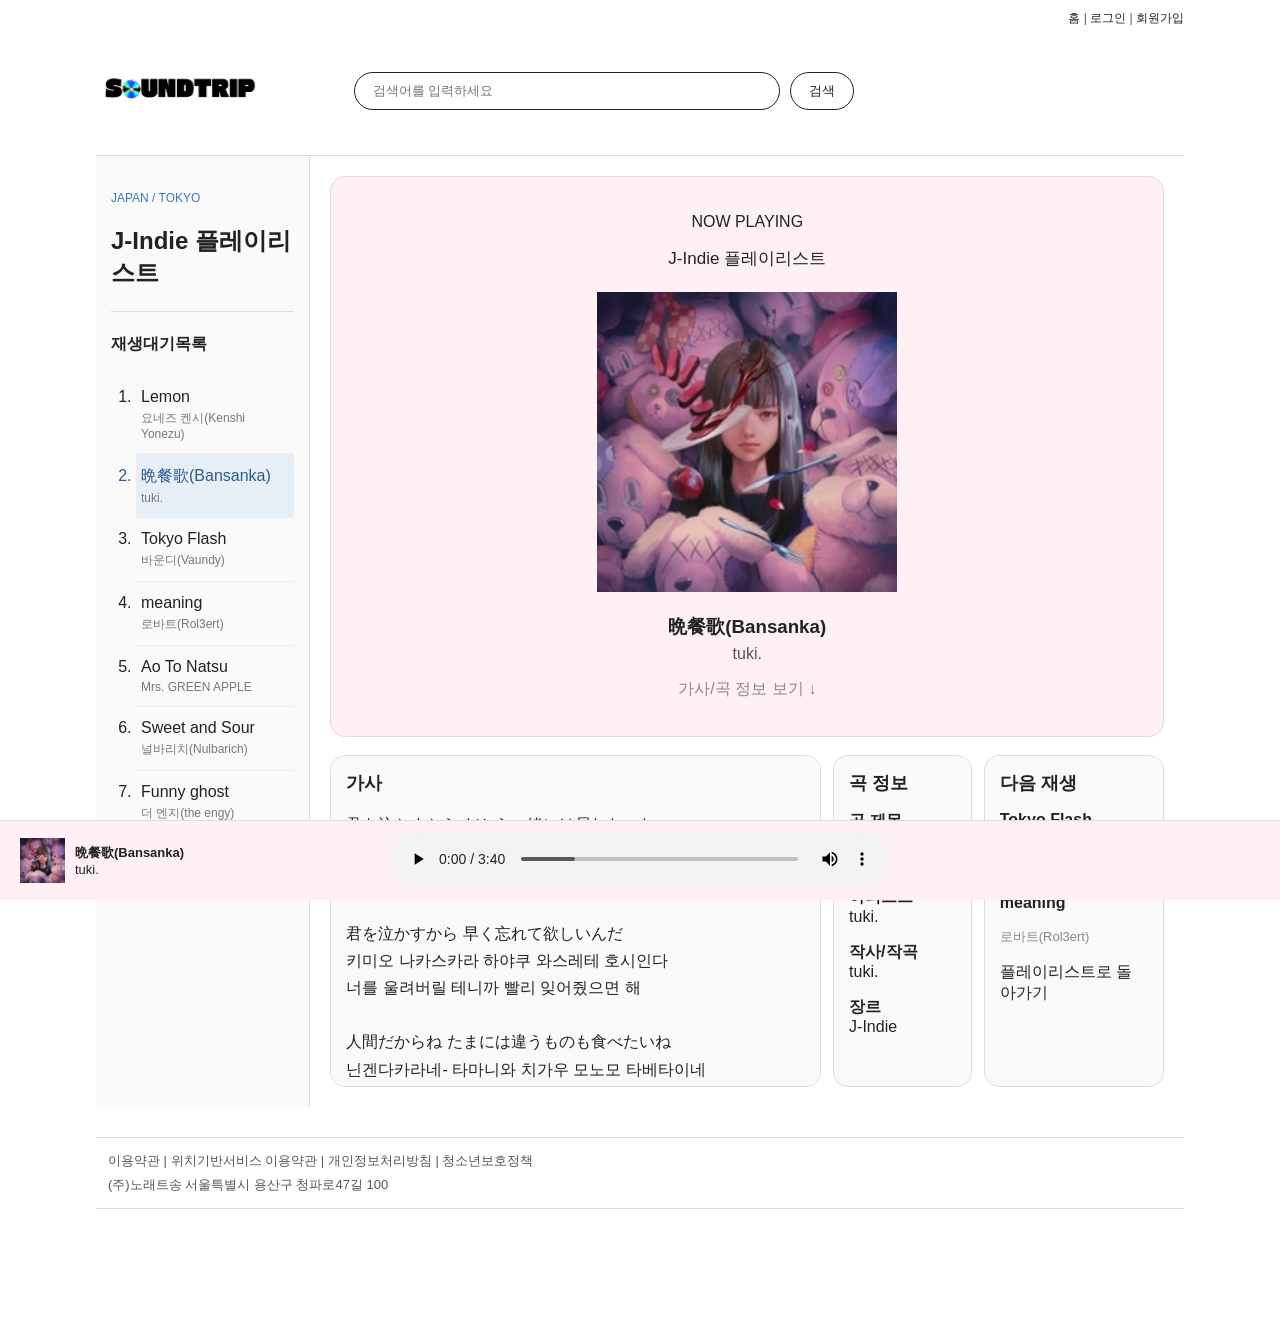
<file: 11_노래트송_playing-2.html>
<!DOCTYPE html>
<html lang="ko">
<head>
    <meta charset="UTF-8">
    <title>11_노래트송_4.음악재생화면</title>
    <meta name="author" content="11_노래트송_김도연(2514537) 김의린(2514088) 남현서(2516120) 조연우(2514298)">
    <link rel="stylesheet" href="11_노래트송_playing.css">
</head>

<body>
    <div class="menu">
        <a href="11_노래트송_index.html">홈</a> |
        <a href="#">로그인</a> |
        <a href="#">회원가입</a>
    </div>

    <header class="top">
        <h2 class="logo">
            <a href="11_노래트송_index.html">
                <img src="11_logo.png" width="180" alt="SoundTrip 로고">
            </a>
        </h2>

        <form class="search" action="#" method="get">
            <input type="search" id="search" name="search"
                placeholder="검색어를 입력하세요">
            <button type="submit">검색</button>
        </form>
    </header>

    <div class="layout">
        <aside class="sidebar" id="playlist">
            <p class="country">JAPAN / TOKYO</p>
            <h2>J-Indie 플레이리스트</h2>
            <hr>
            <h4>재생대기목록</h4>
            <ol class="songlist">
                <li><a href="11_노래트송_playing-1.html">Lemon <span>요네즈 켄시(Kenshi Yonezu)</span></a></li>
                <li class="select"><a href="#player">晩餐歌(Bansanka) <span>tuki.</span></a></li>
                <li><a href="#">Tokyo Flash <span>바운디(Vaundy)</span></a></li>
                <li><a href="#">meaning <span>로바트(Rol3ert)</span></a></li>
                <li><a href="#">Ao To Natsu <span>Mrs. GREEN APPLE</span></a></li>
                <li><a href="#">Sweet and Sour <span>널바리치(Nulbarich)</span></a></li>
                <li><a href="#">Funny ghost <span>더 엔지(the engy)</span></a></li>
            </ol>
        </aside>

        <article class="main" id="player">
            <section class="nowplaying" style="background-color: #FFF0F3;">
                <p>NOW PLAYING</p>
                <h2>J-Indie 플레이리스트</h2>

                <figure class="albumcover">
                    <img src="11_만찬가.jpg" alt="晩餐歌(Bansanka) 앨범 커버">
                </figure>

                <h1 class="songtitle">晩餐歌(Bansanka)</h1>
                <p class="artist">tuki.</p>
                <p><a href="#lyrics">가사/곡 정보 보기 ↓</a></p>
            </section>

            <div class="detail" id="lyrics">
                <section class="detailbox lyricsbox">                    
                    <h2>가사</h2>
                    <p class="lyric">君を泣かすから だから一緒には居れないな
키미오 나카스카라 다카라 잇쇼니와 이레나이나
너를 울려버릴 테니까 우린 함께할 수 없어

君を泣かすから 早く忘れて欲しいんだ
키미오 나카스카라 하야쿠 와스레테 호시인다
너를 울려버릴 테니까 빨리 잊어줬으면 해

人間だからね たまには違うものも食べたいね
닌겐다카라네- 타마니와 치가우 모노모 타베타이네
사람인지라 말야, 가끔은 다른 것도 맛보고 싶네

君を泣かすから そう君を泣かすから
키미오 나카스카라 소- 키미오 나카스카라
너를 울릴 테니까, 그래 너를 울리고 말 테니까

でも味気ないないないないんだよね
데모 아지케나이 나이나이나이 나인나요네
그런데 별로 맛있게 느껴지지 않네

会い会い会いたくなんだよね
아이아이아이 아이타쿠 난다요네
네가 보고 싶어져 버리고 마네

君以外会いたくないんだよね
키미 이가이 아이타쿠 나인다요네
너 이외엔 만나고 싶지가 않네

なんて勝手だね
난테 캇테 다네
나 참 제멋대로네

大体曖昧なんだよね 愛の存在証明なんて
다이타이 아이마이 난다요네 아이노 손자이 쇼-메-난테
대체로 애매하단 말이지, 사랑의 존재 증명 같은 건

君が教えてくれないか
키미가 오시 에테 쿠레나이카
네가 가르쳐 줄 수는 없을까

何十回の夜を過ごしたって得られぬような 愛してるを並べてみて
난쥿카이노 요루오 스고시탓 테 에라레누요-나 아이시테루오 나라베테미테
몇십 번의 밤을 보내더라도 얻을 수 없을 '사랑해'를 늘어놔줘

何十回の夜を過ごしたって得られぬような 最高のフルコースを頂戴
난쥿카이노 요루오 스고시탓 테 에라레누요-나 사이코오노 푸루코-스 오 쵸다이
몇십 번의 밤을 보내더라도 얻을 수 없을 최고의 풀코스를 선사해줘</p>
                </section>

                <section class="detailbox">
                    <h2>곡 정보</h2>
                    <p><strong>곡 제목</strong><br>晩餐歌(Bansanka)</p>
                    <p><strong>아티스트</strong><br>tuki.</p>
                    <p><strong>작사/작곡</strong><br>tuki.</p>
                    <p><strong>장르</strong><br>J-Indie</p>
                </section>

                <section class="detailbox">
                    <h2>다음 재생</h2>
                    <p><a href="#"><strong>Tokyo Flash</strong></a></p>
                    <p class="artistsmall">바운디(Vaundy)</p>
                    <hr>
                    <p><a href="#"><strong>meaning</strong></a></p>
                    <p class="artistsmall">로바트(Rol3ert)</p>
                    <p><a href="11_노래트송_playlist.html">플레이리스트로 돌아가기</a></p>
                </section>
            </div>
        </article>
    </div>

    <footer class="info">
        <p>이용약관 | 위치기반서비스 이용약관 | 개인정보처리방침 | 청소년보호정책</p>
        <p>(주)노래트송 서울특별시 용산구 청파로47길 100</p>
    </footer>

    <footer class="playbar" style="background-color: #FFF0F3;">

        <div class="smallleft">
            <div class="smallcover">
                <img src="11_만찬가.jpg" alt="만찬가 앨범 커버">
            </div>
            <p><strong>晩餐歌(Bansanka)</strong><br>tuki.</p>
        </div>

        <div class="playbar2">
            <audio controls preload="metadata">
                <source src="11_만찬가.mp3" type="audio/mp3">
                브라우저에서 mp3를 지원하지 않습니다.
            </audio>
        </div>
    </footer>
</body>
</html>
</file>
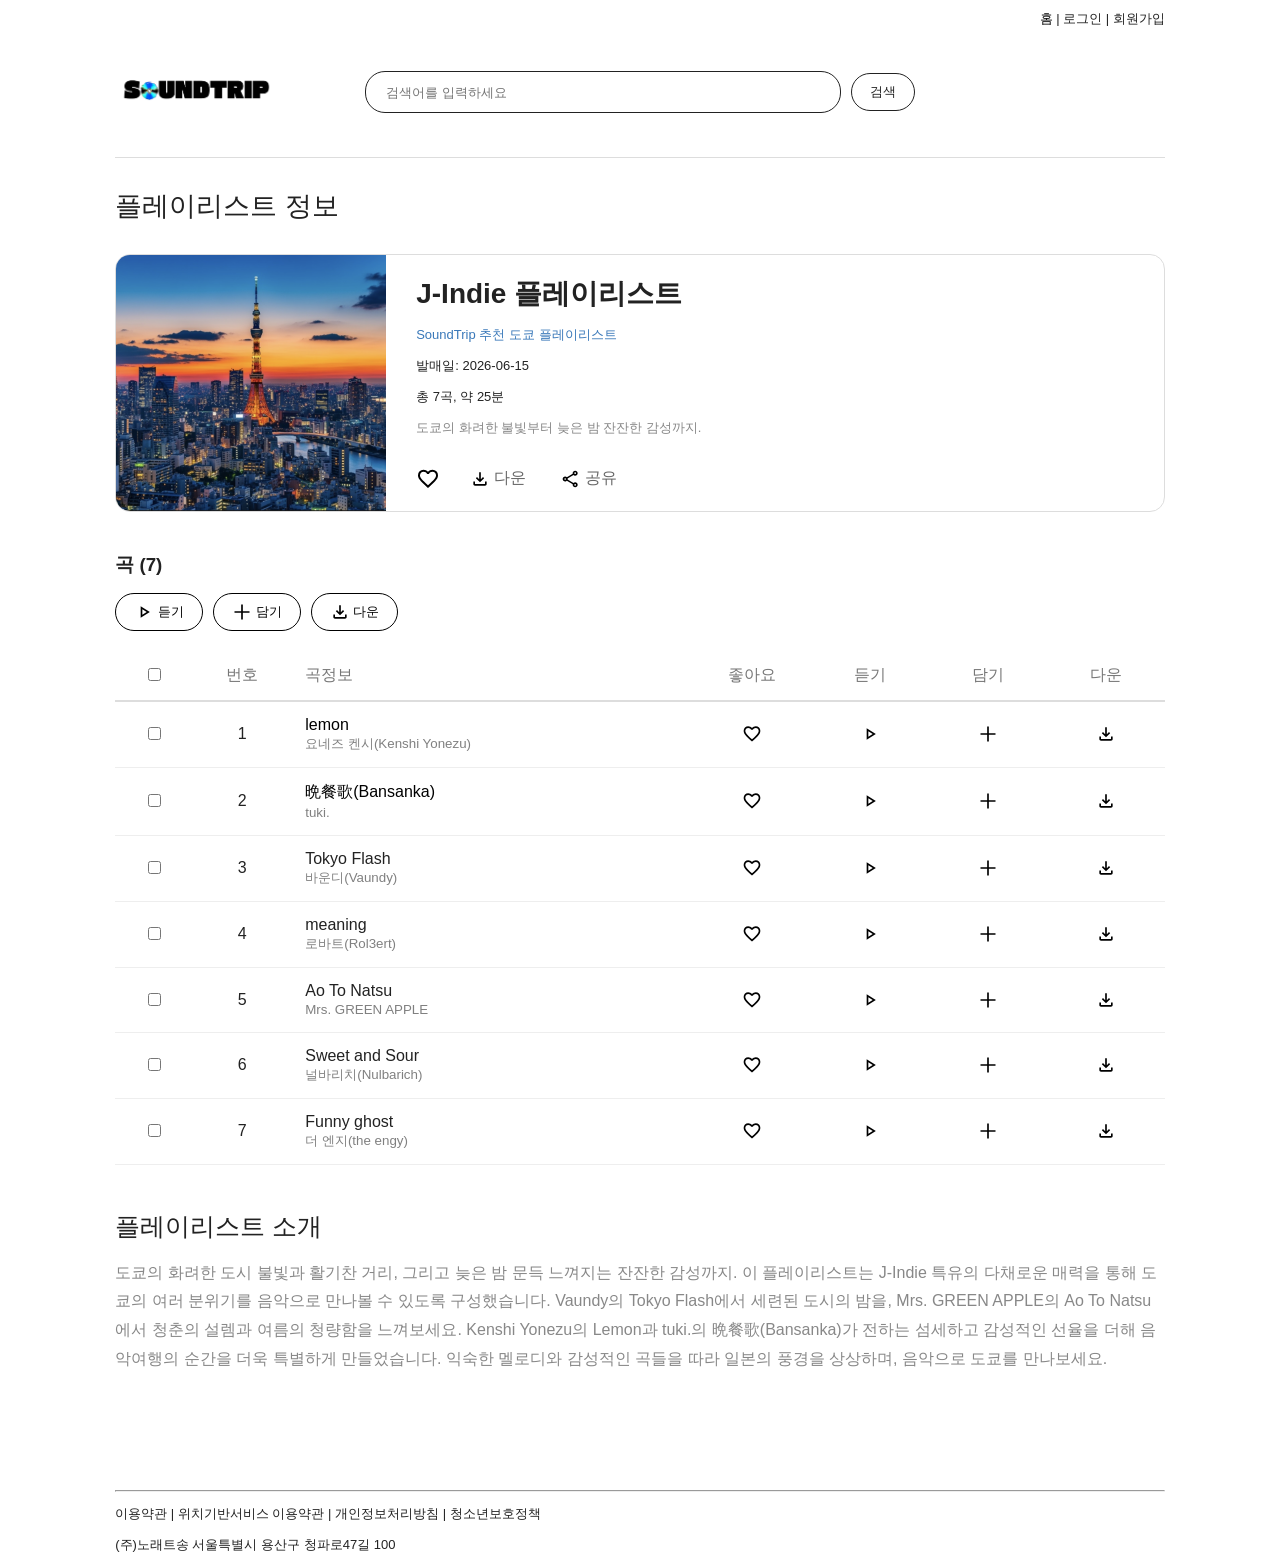
<file: 11_노래트송_playlist.html>
<!DOCTYPE html>
<html lang="ko">
<head>
    <meta charset="UTF-8">
    <meta name="author" content="11_노래트송_김도연(2514537) 김의린(2514088) 남현서(2516120) 조연우(2514298)">
    <title>11_노래트송_3.플레이리스트화면</title>
    <style>
        body { font-family: sans-serif; margin: 0; color: #222; }
        a { color: black; text-decoration: none; }
        img { vertical-align: middle; }

        .container { width: 82%; max-width: 1200px; margin: 0 auto; padding-bottom: 60px; }

        .account { text-align: right; padding-top: 10px; font-size: 13px; }

        .header { display: flex; align-items: center; padding: 20px 0; border-bottom: 1px solid #ddd; }
        .logo { margin: 0; width: 20%; }
        .logo img { display: block; width: 75%; }
        .logo:hover img { opacity: 0.7; }

        .search { display: flex; align-items: center; flex: 1; max-width: 560px; margin-left: 40px;}
        .search input { flex: 1; min-width: 0; height: 40px; padding: 0 20px; border: 1px solid #222222; border-radius: 20px; margin-right: 10px;} 
        .search button { padding: 9px 18px; background-color: white; color: #222222; border: 1px solid #222222; border-radius: 20px; }
        .search button:hover { position: relative; bottom: 3px; background-color: #d4e9f7; color: #222222; }
        .like-button{cursor:pointer;display:inline-block;}
        .like-button input{ display:none;}
        .heart-fill{display:none;}
        .like-button input:checked ~ .heart-outline{display:none;}
        .like-button input:checked ~ .heart-fill{display:inline;}

        .playlist-title { margin: 30px 0 15px; font-size: 27px; font-weight: normal; }
        .intro { display: flex; align-items: stretch; border: 1px solid #ddd; margin-top: 30px;border-radius: 15px; overflow: hidden; }
        .intro-img { display: flex; width: 270px; min-width: 270px; }
        .intro-img img { display: block; width: 100%; height: 100%; object-fit: cover; }
        .intro-info { padding: 20px 30px; flex: 1; min-width: 0; }
        .intro-info h2 { margin-top: 0; font-size: 28px; margin-bottom: 12px; }
        .playlist-recommend { color: #3978b9; }
        .intro-icons { margin-top: 30px; }
        .item { margin-left: 25px; margin-right: 5px; color:#666}

        h3 { margin: 40px 0 15px 0; }
        .buttons { display: flex; }
        button { padding: 8px 18px; border-radius: 20px; background: white; border: 1px solid black; margin-right: 10px; cursor: pointer; }
        .buttons button:hover { background-color: #d4e9f7; }

        .icon { width: 20px; height: 20px; }

        table { width: 100%; border-collapse: collapse; margin-top: 20px; }
        th, td { padding: 14px; border-bottom: 1px solid #eee; text-align: center; }
        th { border-bottom: 2px solid #ddd; color: #777; font-weight: normal; }
        .info { text-align: left; }
        tr:hover {background-color:#eaf7ff;; }
        small { color: gray; }
        .playlist-description { margin-top: 45px; }
        .playlist-description h3 { font-size: 25px; font-weight: normal; }
        .playlist-description p { color: #888; line-height: 1.8; }
        footer { width: 82%; max-width: 1200px; margin: 40px auto 0;  font-size: 13px; }
    </style>
</head>
<body>
<div class="container">
  <div class="account"><a href="11_노래트송_index.html">홈</a> | 로그인 | 회원가입 </div>

  <div class="header">
  <a class="logo" href="11_노래트송_index.html">
    <img src="11_logo.png" alt="SoundTrip 로고">
  </a>
    <div class="search">
      <input type="text" placeholder="검색어를 입력하세요">
      <button class="search-button">검색</button>
    </div>
  </div>

  <h3 class="playlist-title">플레이리스트 정보</h3>
  <div class="intro">
    <div class="intro-img">
      <img src="11_tokyo.png"alt="Tokyo 플레이리스트 이미지">
    </div>
    <div class="intro-info">
      <h2>J-Indie 플레이리스트</h2>
      <p class="playlist-recommend" style="font-size:13px;">SoundTrip 추천 도쿄 플레이리스트</p>
      <p style="font-size:13px;">발매일: 2026-06-15</p>
      <p style="font-size:13px;">총 7곡, 약 25분</p>
      <p style="color:#888; font-size:13px; margin-top:10px;">도쿄의 화려한 불빛부터 늦은 밤 잔잔한 감성까지.</p>
      <div class="intro-icons">
        <label class="like-button">
          <input type="checkbox">
          <img class="heart-outline" src="11_favorite.svg" alt="좋아요">
          <img class="heart-fill" src="11_favorite-fill.svg" alt="좋아요">
        </label>
        <span class="item"><img class="icon" src="11_download.svg" alt="다운로드"> 다운</span>
        <span class="item"><img class="icon" src="11_share.svg" alt="공유"> 공유</span>
      </div>
    </div>
  </div>

  <h3>곡 (7)</h3>
  <div class="buttons">
    <button><img class="icon" src="11_play.svg" alt="듣기"> 듣기</button>
    <button><img class="icon" src="11_add.svg" alt="담기"> 담기</button>
    <button><img class="icon" src="11_download.svg" alt="다운"> 다운</button>
  </div>

  <table>
    <tr>
      <th width="50"><input type="checkbox"></th>
      <th width="70">번호</th>
      <th class="info">곡정보</th>
      <th width="90">좋아요</th>
      <th width="90">듣기</th>
      <th width="90">담기</th>
      <th width="90">다운</th>
    </tr>
    <tr>
      <td><input type="checkbox"></td>
      <td>1</td>
      <td class="info"><a href="11_노래트송_playing-1.html">lemon<br><small>요네즈 켄시(Kenshi Yonezu)</small></td>
      <td>
        <label class="like-button">
            <input type="checkbox">
            <img src="11_favorite.svg" class="icon heart-outline" alt="좋아요">
            <img src="11_favorite-fill.svg" class="icon heart-fill" alt="좋아요">
        </label>
      </td>
      <td><a href="11_노래트송_playing-1.html"><img src="11_play.svg" class="icon" alt="듣기"></a></td>
      <td><img src="11_add.svg" class="icon" alt="담기"></td>
      <td><img src="11_download.svg" class="icon" alt="다운"></td>
    </tr>
    <tr>
      <td><input type="checkbox"></td>
      <td>2</td>
      <td class="info"><a href="11_노래트송_playing-2.html">晩餐歌(Bansanka)<br><small>tuki.</small></td>
      <td>
        <label class="like-button">
            <input type="checkbox">
            <img src="11_favorite.svg" class="icon heart-outline" alt="좋아요">
            <img src="11_favorite-fill.svg" class="icon heart-fill" alt="좋아요">
        </label>
      </td>
      <td><a href="11_노래트송_playing-2.html"><img src="11_play.svg" class="icon" alt="듣기"></td>
      <td><img src="11_add.svg" class="icon" alt="담기"></td>
      <td><img src="11_download.svg" class="icon" alt="다운"></td>
    </tr>
    <tr>
      <td><input type="checkbox"></td>
      <td>3</td>
      <td class="info">Tokyo Flash<br><small>바운디(Vaundy)</small></td>
      <td>
        <label class="like-button">
            <input type="checkbox">
            <img src="11_favorite.svg" class="icon heart-outline" alt="좋아요">
            <img src="11_favorite-fill.svg" class="icon heart-fill" alt="좋아요">
        </label>
      </td>
      <td><img src="11_play.svg" class="icon" alt="듣기"></td>
      <td><img src="11_add.svg" class="icon" alt="담기"></td>
      <td><img src="11_download.svg" class="icon" alt="다운"></td>
    </tr>
    <tr>
      <td><input type="checkbox"></td>
      <td>4</td>
      <td class="info">meaning<br><small>로바트(Rol3ert)</small></td>
      <td>
        <label class="like-button">
            <input type="checkbox">
            <img src="11_favorite.svg" class="icon heart-outline" alt="좋아요">
            <img src="11_favorite-fill.svg" class="icon heart-fill" alt="좋아요">
        </label>
      </td>
      <td><img src="11_play.svg" class="icon" alt="듣기"></td>
      <td><img src="11_add.svg" class="icon" alt="담기"></td>
      <td><img src="11_download.svg" class="icon" alt="다운"></td>
    </tr>
    <tr>
      <td><input type="checkbox"></td>
      <td>5</td>
      <td class="info">Ao To Natsu<br><small>Mrs. GREEN APPLE</small></td>
      <td>
        <label class="like-button">
            <input type="checkbox">
            <img src="11_favorite.svg" class="icon heart-outline" alt="좋아요">
            <img src="11_favorite-fill.svg" class="icon heart-fill" alt="좋아요">
        </label>
      </td>
      <td><img src="11_play.svg" class="icon" alt="듣기"></td>
      <td><img src="11_add.svg" class="icon" alt="담기"></td>
      <td><img src="11_download.svg" class="icon" alt="다운"></td>
    </tr>
    <tr>
      <td><input type="checkbox"></td>
      <td>6</td>
      <td class="info">Sweet and Sour<br><small>널바리치(Nulbarich)</small></td>
      <td>
        <label class="like-button">
            <input type="checkbox">
            <img src="11_favorite.svg" class="icon heart-outline" alt="좋아요">
            <img src="11_favorite-fill.svg" class="icon heart-fill" alt="좋아요">
        </label>
      </td>
      <td><img src="11_play.svg" class="icon" alt="듣기"></td>
      <td><img src="11_add.svg" class="icon" alt="담기"></td>
      <td><img src="11_download.svg" class="icon" alt="다운"></td>
    </tr>
    <tr>
      <td><input type="checkbox"></td>
      <td>7</td>
      <td class="info">Funny ghost<br><small>더 엔지(the engy)</small></td>
      <td>
        <label class="like-button">
            <input type="checkbox">
            <img src="11_favorite.svg" class="icon heart-outline" alt="좋아요">
            <img src="11_favorite-fill.svg" class="icon heart-fill" alt="좋아요">
        </label>
      </td>
      <td><img src="11_play.svg" class="icon" alt="듣기"></td>
      <td><img src="11_add.svg" class="icon" alt="담기"></td>
      <td><img src="11_download.svg" class="icon" alt="다운"></td>
    </tr>
  </table>
  <div class="playlist-description">
    <h3>플레이리스트 소개</h3>
    <p>도쿄의 화려한 도시 불빛과 활기찬 거리, 그리고 늦은 밤 문득 느껴지는 잔잔한 감성까지. 이 플레이리스트는 J-Indie 특유의 다채로운 매력을 통해 도쿄의 여러 분위기를 음악으로 만나볼 수 있도록 구성했습니다. Vaundy의 Tokyo Flash에서 세련된 도시의 밤을, Mrs. GREEN APPLE의 Ao To Natsu에서 청춘의 설렘과 여름의 청량함을 느껴보세요. Kenshi Yonezu의 Lemon과 tuki.의 晩餐歌(Bansanka)가 전하는 섬세하고 감성적인 선율을 더해 음악여행의 순간을 더욱 특별하게 만들었습니다. 익숙한 멜로디와 감성적인 곡들을 따라 일본의 풍경을 상상하며, 음악으로 도쿄를 만나보세요.</p>
  </div>
</div>
<div>
    <footer>
        <hr>
        <p>
            이용약관 | 위치기반서비스 이용약관 | 개인정보처리방침 | 청소년보호정책
        </p>
        <p>
            (주)노래트송 서울특별시 용산구 청파로47길 100
        </p>
    </footer>
    </div>

</body>
</html>
</file>
<file: 11_노래트송_playing.css>
body 
{
    margin: 0;
    background-color: white;
    color: #222222;
    font-family: sans-serif;
    padding-bottom: 100px;
}

a 
{
    color: #222222;
    text-decoration: none;
}

a:hover 
{
    color: #3978b9;
}

.menu 
{
    width: 85%;
    margin: 0 auto;
    padding-top: 10px;
    text-align: right;
    font-size: 12px;
    color: #555555;
}

.top 
{
    display: flex;
    align-items: center;
    width: 85%;
    margin: 0 auto;
    padding: 18px 0;
    background-color: white;
    border-bottom: 1px solid #dddddd;
}

.logo 
{
    margin: 0;
    width:20%;
}

.logo img 
{
    display: block;
    width: 75%;
}

.logo:hover img 
{
    opacity: 0.7;
}

.search 
{
    display: flex;
    align-items: center;
    width: 500px;
    margin-left: 40px;
}

.search input 
{
    flex-grow: 1;
    height: 38px;
    padding: 0px 18px;
    border: 1px solid #222222;
    border-radius: 20px;
    margin-right: 10px;
    background-color: white;
    color: #222222;
}

.search button 
{
    padding: 9px 18px;
    background-color: white;
    color: #222222;
    border: 1px solid #222222;
    border-radius: 20px;
}

.layout 
{
    display: flex;
    width: 85%;
    margin: 0 auto;
}

.sidebar 
{
    width: 20%;
    padding: 23px 15px;
    background-color: #fafafa;
    border-right: 1px solid #dddddd;
}

.country 
{
    color: #3978b9;
    font-size: 12px;
}

.sidebar h2 
{
    margin-bottom: 5px;
}

.sidebar hr 
{
    margin: 22px 0;
    border: 0;
    border-top: 1px solid #dddddd;
}

.songlist 
{
    padding-left: 25px;
}

.songlist li 
{
    padding: 12px 5px;
    border-bottom: 1px solid #eeeeee;
}

.songlist span 
{
    display: block;
    margin-top: 4px;
    color: #777777;
    font-size: 12px;
}

.songlist li:hover 
{
    background-color: #eeeeee;
}

.select 
{
    background-color: #e8eef5;
    color: #285b8e;
}

.select a 
{
    color: #285b8e;
}

.main 
{
    flex-grow: 1;
    padding: 20px;
    background-color: white;
}

.nowplaying 
{
    padding: 20px;
    background-color: white;
    text-align: center;
    border: 1px solid #dddddd;
    border-radius: 15px;
}

.nowplaying h2 
{
    font-size: 17px;
    font-weight: normal;
}

.nowplaying a
{
    color: #888888;
}

.nowplaying a:hover
{
    color: #285b8e;
}

.albumcover 
{
    width: 300px;
    height: 300px;
    margin: 22px auto;
    padding: 0;
}

.albumcover img 
{
    display: block;
    width: 100%;
    height: 100%;
}

.songtitle 
{
    margin-bottom: 5px;
}

.artist
{
    margin-top: 5px;
    color: #555555;
}

.detail 
{
    display: flex;
    margin-top: 18px;
}

.detailbox 
{
    flex-grow: 1;
    height: 300px;
    margin-right: 12px;
    padding: 15px;
    background-color: #fafafa;
    border: 1px solid #dddddd;
    border-radius: 15px;
}

.detailbox:last-child 
{
    margin-right: 0;
}

.detailbox h2
{
    margin-top: 0;
    font-size: 18px;
}

.lyricsbox 
{
    height: 300px;
    overflow: auto;
}

.lyric 
{
    white-space: pre;
    line-height: 1.7;
}

.playbar 
{
    position: fixed;
    bottom: 0;
    left: 0;
    width: 100%;
    height: 80px;
    box-sizing: border-box;
    display: flex;
    justify-content: center;
    align-items: center;
    padding: 10px 20px;
    background-color: white;
    border-top: 1px solid #dddddd;
    color: #222222;
    z-index: 100;
}

.smallleft 
{
    position: absolute;
    left: 20px;
    display: flex;
    align-items: center;
    width: 300px;
}

.smallleft p 
{
    margin: 0;
    font-size: 13px;
}

.smallcover 
{
    width: 45px;
    height: 45px;
    margin-right: 10px;
}

.smallcover img 
{
    display: block;
    width: 100%;
    height: 100%;
}

.playbar2 
{
    width: 40%;
}

.playbar2 audio 
{
    width: 100%;
}

.info 
{
    width: 85%;
    box-sizing: border-box;
    margin: 30px auto 20px;
    padding: 8px 12px;
    border-top: 1px solid #dddddd;
    border-bottom: 1px solid #dddddd;
    color: #555555;
    font-size: 13px;
}

.info p 
{
    margin: 6px 0;
}

button:hover 
{
    position: relative;
    bottom: 3px;
    background-color: #d4e9f7;
    color: #222222;
}

.artistsmall 
{
    color: #888888;
    font-size: 13px;
    margin-top: 4px;
}
</file>
